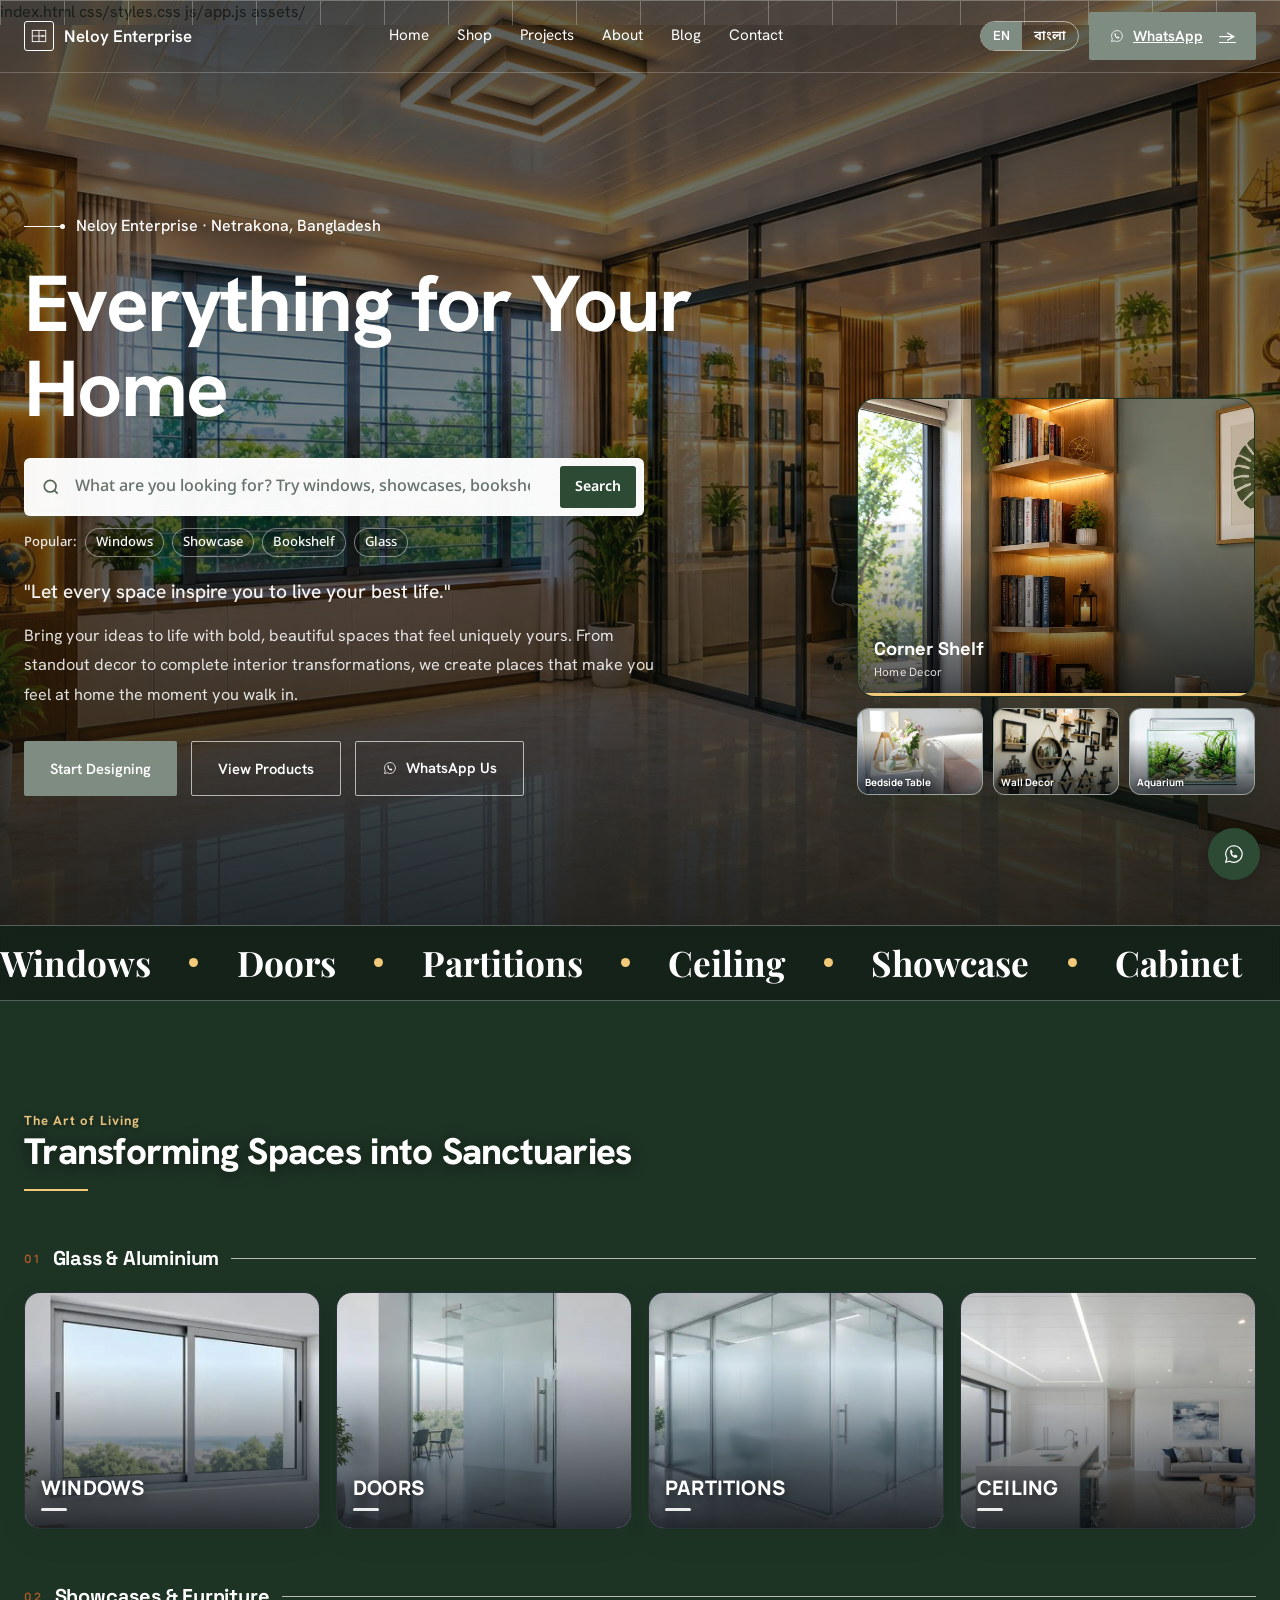
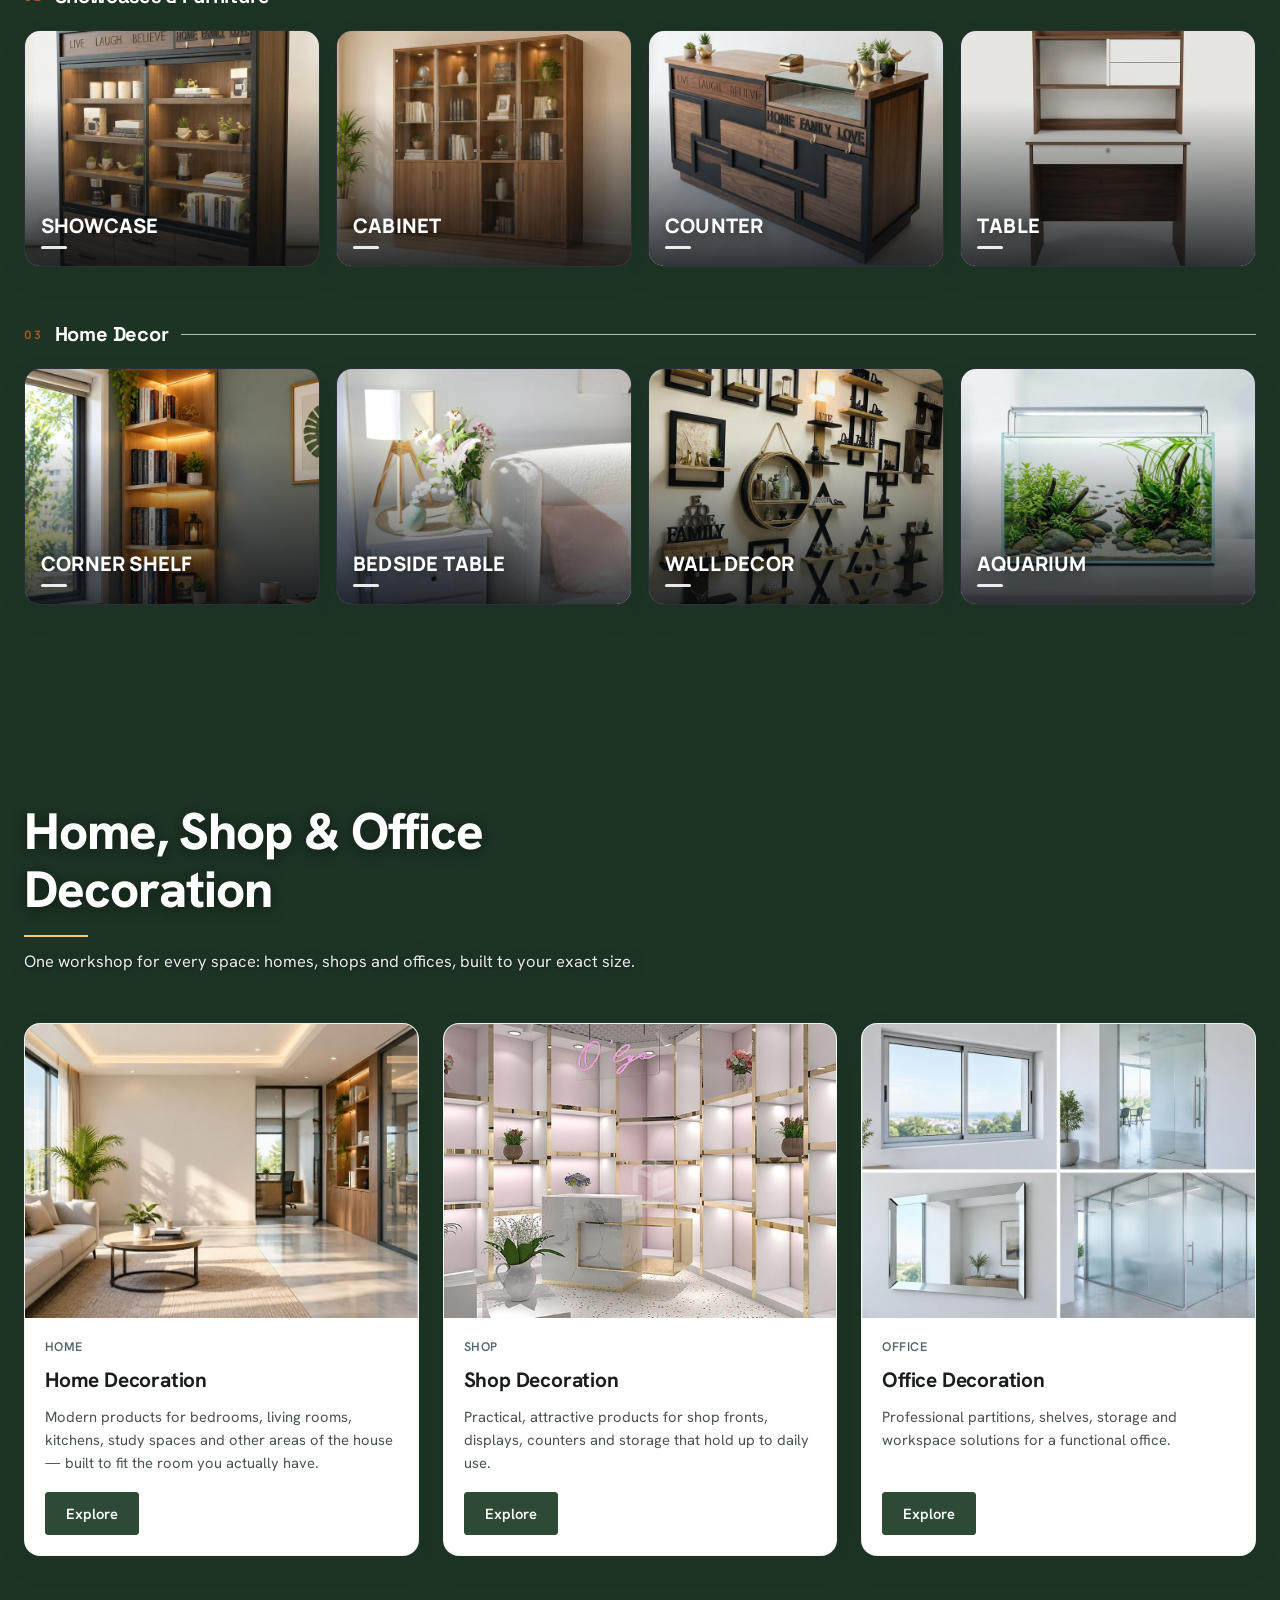
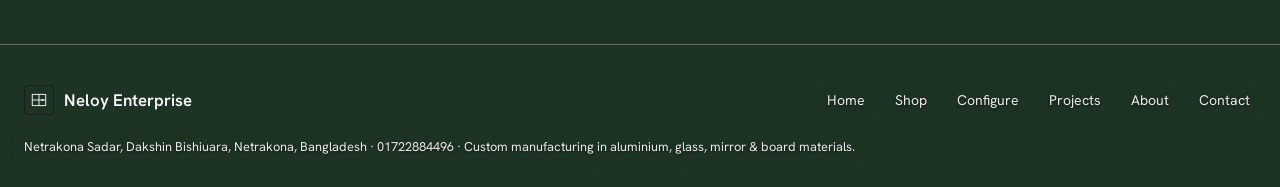
<file: index.html>
index.html
css/styles.css
js/app.js
assets/<!DOCTYPE html>
<html lang="en">
<head>
<script>document.documentElement.classList.add('js')</script>
<meta charset="UTF-8">
<meta name="viewport" content="width=device-width, initial-scale=1, viewport-fit=cover">
<title>Neloy Enterprise — Custom Manufacturing for Home, Shop & Office</title>
<meta name="description" content="Neloy Enterprise is a Bangladesh-based manufacturer of custom aluminium windows, doors, glass & mirror work, and board furniture — built to size in our Netrakona workshop for homes, shops and offices.">
<meta property="og:type" content="website">
<meta property="og:title" content="Neloy Enterprise — Custom Manufacturing for Home, Shop & Office">
<meta property="og:description" content="Custom aluminium windows & doors, glass & mirror work, and made-to-measure board furniture — manufactured in Netrakona, Bangladesh.">
<meta property="og:image" content="https://www.neloy.in/website%20pic/new%20background%20pic.jpg">
<meta property="og:url" content="https://www.neloy.in/">
<meta name="twitter:card" content="summary_large_image">
<meta name="twitter:title" content="Neloy Enterprise — Custom Manufacturing for Home, Shop & Office">
<meta name="twitter:description" content="Custom aluminium windows & doors, glass & mirror work, and made-to-measure board furniture — manufactured in Netrakona, Bangladesh.">
<meta name="twitter:image" content="https://www.neloy.in/website%20pic/new%20background%20pic.jpg">

<link rel="preconnect" href="https://fonts.googleapis.com">
<link rel="preconnect" href="https://fonts.gstatic.com" crossorigin>
<link href="https://fonts.googleapis.com/css2?family=Hanken+Grotesk:wght@400;500;600;700;800&family=Space+Grotesk:wght@400;500;600;700&family=IBM+Plex+Sans:wght@400;500;600&family=Noto+Sans+Bengali:wght@400;500;600;700&family=Playfair+Display:wght@600;700;800&family=Manrope:wght@400;500;600&display=swap" rel="stylesheet">

<link rel="stylesheet" href="css/styles.css">
</head>
<body>

<!-- Icon sprite -->
<svg width="0" height="0" style="position:absolute">
<defs>
<symbol id="i-window" viewBox="0 0 32 32"><rect x="4" y="6" width="24" height="20" fill="none" stroke="currentColor" stroke-width="1.6"/><line x1="16" y1="6" x2="16" y2="26" stroke="currentColor" stroke-width="1.6"/><line x1="4" y1="16" x2="28" y2="16" stroke="currentColor" stroke-width="1.6"/><path d="M20 16 L24 16 M22 14 L24 16 L22 18" fill="none" stroke="currentColor" stroke-width="1.4"/></symbol>
<symbol id="i-door" viewBox="0 0 32 32"><rect x="9" y="4" width="16" height="24" fill="none" stroke="currentColor" stroke-width="1.6"/><circle cx="21" cy="16" r="1.4" fill="currentColor"/><line x1="9" y1="4" x2="9" y2="28" stroke="currentColor" stroke-width="1.6"/></symbol>
<symbol id="i-glass" viewBox="0 0 32 32"><rect x="5" y="5" width="22" height="22" fill="none" stroke="currentColor" stroke-width="1.6"/><line x1="9" y1="24" x2="18" y2="8" stroke="currentColor" stroke-width="1.2" opacity=".55"/><line x1="14" y1="24" x2="23" y2="8" stroke="currentColor" stroke-width="1.2" opacity=".55"/></symbol>
<symbol id="i-partition" viewBox="0 0 32 32"><rect x="4" y="6" width="7" height="20" fill="none" stroke="currentColor" stroke-width="1.6"/><rect x="12.5" y="6" width="7" height="20" fill="none" stroke="currentColor" stroke-width="1.6"/><rect x="21" y="6" width="7" height="20" fill="none" stroke="currentColor" stroke-width="1.6"/></symbol>
<symbol id="i-shelf" viewBox="0 0 32 32"><rect x="5" y="4" width="22" height="24" fill="none" stroke="currentColor" stroke-width="1.6"/><line x1="5" y1="12" x2="27" y2="12" stroke="currentColor" stroke-width="1.6"/><line x1="5" y1="20" x2="27" y2="20" stroke="currentColor" stroke-width="1.6"/></symbol>
<symbol id="i-board" viewBox="0 0 32 32"><rect x="5" y="14" width="22" height="5" fill="none" stroke="currentColor" stroke-width="1.6"/><rect x="5" y="7" width="22" height="5" fill="none" stroke="currentColor" stroke-width="1.6"/><rect x="5" y="21" width="22" height="5" fill="none" stroke="currentColor" stroke-width="1.6"/></symbol>
<symbol id="i-shop" viewBox="0 0 32 32"><path d="M5 12 L7 5 H25 L27 12" fill="none" stroke="currentColor" stroke-width="1.6"/><rect x="6" y="12" width="20" height="15" fill="none" stroke="currentColor" stroke-width="1.6"/><rect x="14" y="18" width="4" height="9" fill="none" stroke="currentColor" stroke-width="1.4"/></symbol>
<symbol id="i-office" viewBox="0 0 32 32"><rect x="4" y="18" width="24" height="9" fill="none" stroke="currentColor" stroke-width="1.6"/><rect x="4" y="6" width="10" height="9" fill="none" stroke="currentColor" stroke-width="1.6"/><rect x="18" y="6" width="10" height="9" fill="none" stroke="currentColor" stroke-width="1.6"/></symbol>
<symbol id="i-ruler" viewBox="0 0 32 32"><path d="M5 22 L22 5 L27 10 L10 27 Z" fill="none" stroke="currentColor" stroke-width="1.6"/><line x1="12" y1="20" x2="15" y2="17" stroke="currentColor" stroke-width="1.4"/><line x1="16" y1="16" x2="18" y2="14" stroke="currentColor" stroke-width="1.4"/></symbol>
<symbol id="i-layers" viewBox="0 0 32 32"><path d="M16 5 L28 12 L16 19 L4 12 Z" fill="none" stroke="currentColor" stroke-width="1.6"/><path d="M4 18 L16 25 L28 18" fill="none" stroke="currentColor" stroke-width="1.6"/></symbol>
<symbol id="i-pin" viewBox="0 0 32 32"><path d="M16 28 C16 28 24 19 24 13 A8 8 0 1 0 8 13 C8 19 16 28 16 28 Z" fill="none" stroke="currentColor" stroke-width="1.6"/><circle cx="16" cy="13" r="2.6" fill="currentColor"/></symbol>
<symbol id="i-check" viewBox="0 0 32 32"><circle cx="16" cy="16" r="11" fill="none" stroke="currentColor" stroke-width="1.6"/><path d="M11 16 L14.5 19.5 L21.5 12.5" fill="none" stroke="currentColor" stroke-width="1.8"/></symbol>
<symbol id="i-hub" viewBox="0 0 32 32"><circle cx="16" cy="16" r="4" fill="none" stroke="currentColor" stroke-width="1.6"/><circle cx="16" cy="5" r="2.4" fill="none" stroke="currentColor" stroke-width="1.4"/><circle cx="27" cy="23" r="2.4" fill="none" stroke="currentColor" stroke-width="1.4"/><circle cx="5" cy="23" r="2.4" fill="none" stroke="currentColor" stroke-width="1.4"/><line x1="16" y1="12" x2="16" y2="7.2" stroke="currentColor" stroke-width="1.4"/><line x1="19" y1="18.5" x2="25" y2="21.7" stroke="currentColor" stroke-width="1.4"/><line x1="13" y1="18.5" x2="7" y2="21.7" stroke="currentColor" stroke-width="1.4"/></symbol>
<symbol id="i-menu" viewBox="0 0 24 24"><line x1="3" y1="6" x2="21" y2="6" stroke="currentColor" stroke-width="1.8"/><line x1="3" y1="12" x2="21" y2="12" stroke="currentColor" stroke-width="1.8"/><line x1="3" y1="18" x2="21" y2="18" stroke="currentColor" stroke-width="1.8"/></symbol>
<symbol id="i-close" viewBox="0 0 24 24"><line x1="5" y1="5" x2="19" y2="19" stroke="currentColor" stroke-width="1.8"/><line x1="19" y1="5" x2="5" y2="19" stroke="currentColor" stroke-width="1.8"/></symbol>
<symbol id="i-wa" viewBox="0 0 32 32"><path d="M16 5a11 11 0 0 0-9.4 16.7L5 27l5.5-1.4A11 11 0 1 0 16 5Z" fill="none" stroke="currentColor" stroke-width="1.6"/><path d="M11 12.5c0 5 3.5 8.5 8.5 8.5.9-1 1.2-1.9 1-2.8l-2.6-1.1c-.5-.2-.9-.1-1.2.3l-.6.8c-1.3-.6-2.4-1.7-3-3l.8-.7c.3-.3.4-.7.2-1.1l-1.1-2.5c-.3-.7-1.5-.6-2 .1Z" fill="currentColor"/></symbol>
<symbol id="i-phone" viewBox="0 0 32 32"><path d="M9 6h4l2 5-3 2c1 3 3 5 6 6l2-3 5 2v4c0 1-1 2-2 2C13 24 8 19 7 9c0-1 1-2 2-3Z" fill="none" stroke="currentColor" stroke-width="1.5"/></symbol>
<symbol id="i-arrow" viewBox="0 0 24 24"><line x1="4" y1="12" x2="18" y2="12" stroke="currentColor" stroke-width="1.8"/><path d="M13 6 L19 12 L13 18" fill="none" stroke="currentColor" stroke-width="1.8"/></symbol>
<symbol id="i-back" viewBox="0 0 24 24"><line x1="20" y1="12" x2="6" y2="12" stroke="currentColor" stroke-width="1.8"/><path d="M11 6 L5 12 L11 18" fill="none" stroke="currentColor" stroke-width="1.8"/></symbol>
</defs>
</svg>

<header class="site" id="siteHeader">
  <div class="wrap navbar">
    <div class="brand">
      <span class="mark"><svg viewBox="0 0 32 32"><use href="#i-window"/></svg></span>
      Neloy Enterprise
    </div>
    <nav class="links" id="navLinks">
      <button class="navlink" data-view="home">Home</button>
      <button class="navlink" data-view="shop">Shop</button>
      <button class="navlink" data-view="gallery">Projects</button>
      <button class="navlink" data-view="about">About</button>
      <button class="navlink" data-view="blog">Blog</button>
       <button class="navlink" data-view="contact">Contact</button>
    </nav>
    <div class="cta-group">
      <div class="lang-sw" role="group" aria-label="Language / ভাষা"><button type="button" data-lang="en" class="on" aria-pressed="true">EN</button><button type="button" data-lang="bn" aria-pressed="false">বাংলা</button></div>
      <a class="btn wa" href="#" id="navWaBtn" target="_blank" rel="noopener"><svg class="icn" style="width:16px;height:16px" viewBox="0 0 32 32"><use href="#i-wa"/></svg> WhatsApp</a>
      <button class="hamburger" id="hamburgerBtn" aria-label="Menu"><svg viewBox="0 0 24 24"><use href="#i-menu"/></svg></button>
    </div>
  </div>
  <div class="wrap mobile-panel" id="mobilePanel">
    <button class="navlink" data-view="home">Home</button>
    <button class="navlink" data-view="shop">Shop</button>
    <button class="navlink" data-view="gallery">Projects</button>
    <button class="navlink" data-view="about">About</button>
    <button class="navlink" data-view="blog">Blog</button>
       <button class="navlink" data-view="contact">Contact</button>
  </div>
</header>

<main>

<!-- ============ HOME ============ -->
<div class="view active" data-view="home" id="view-home">

  <section class="hero">
    <div class="wrap hero-grid">
      <div>
        <div class="ins-kicker"><i></i><span>Neloy Enterprise · Netrakona, Bangladesh</span></div>
          <h1 class="hero-title-single" style="text-align: left; justify-content: flex-start;">Everything for Your Home</h1>
          <div class="search-container" id="searchHeader">
            <div class="search-box">
              <svg class="search-icon" aria-hidden="true" viewBox="0 0 24 24" fill="none" stroke="currentColor" stroke-width="2"><circle cx="11" cy="11" r="7"></circle><path d="m16 16 4 4"></path></svg>
              <input type="search" id="siteSearch" autocomplete="off" aria-label="Search products" aria-controls="searchResults" aria-expanded="false" placeholder="What are you looking for? Try windows, showcases, bookshelves...">
              <button class="search-submit" type="button" id="searchSubmit">Search</button>
              <div class="search-results" id="searchResults" role="listbox" aria-label="Search suggestions"></div>
            </div>
            <div class="search-hints" aria-label="Popular searches">Popular:
              <button type="button" data-search-term="Windows">Windows</button>
              <button type="button" data-search-term="Showcase">Showcase</button>
              <button type="button" data-search-term="Bookshelf">Bookshelf</button>
              <button type="button" data-search-term="Glass">Glass</button>
            </div>
          </div>

        <p class="bn-line">"Let every space inspire you to live your best life."</p>
        <p class="desc">Bring your ideas to life with bold, beautiful spaces that feel uniquely yours. From standout decor to complete interior transformations, we create places that make you feel at home the moment you walk in.</p>
        <div class="actions">
          <button class="btn primary" data-view="shop">Start Designing</button>
          <button class="btn" data-view="shop">View Products</button>
          <a class="btn wa" href="#" id="heroWaBtn" target="_blank" rel="noopener"><svg class="icn" style="width:16px;height:16px" viewBox="0 0 32 32"><use href="#i-wa"/></svg> WhatsApp Us</a>
        </div>

      </div>
      <div class="hero-visual" id="heroVisual"></div>
    </div>
  </section>

  <div class="marquee" aria-hidden="true"><div class="mq-track"><div class="mq-group"><span>Windows</span><span>Doors</span><span>Partitions</span><span>Ceiling</span><span>Showcase</span><span>Cabinet</span><span>Counter</span><span>Table</span><span>Corner Shelf</span><span>Bedside Table</span><span>Wall Decor</span><span>Aquarium</span></div><div class="mq-group"><span>Windows</span><span>Doors</span><span>Partitions</span><span>Ceiling</span><span>Showcase</span><span>Cabinet</span><span>Counter</span><span>Table</span><span>Corner Shelf</span><span>Bedside Table</span><span>Wall Decor</span><span>Aquarium</span></div></div></div>

  <section class="tight">
    <div class="wrap">
      <div class="section-head">
        <div class="kicker">The Art of Living</div>
        <h2 style="white-space: nowrap; font-size: clamp(1.5rem, 3vw, 2.3rem);">Transforming Spaces into Sanctuaries</h2>
      </div>
      <div class="cp-wrap" id="categoryGrid"></div>
    </div>
  </section>

    <section>
    <div class="wrap">
      <div class="section-head">
        <h2>Home, Shop &amp; Office Decoration</h2>
        <p>One workshop for every space: homes, shops and offices, built to your exact size.</p>
      </div>
      <div id="marketsBlock"></div>
    </div>
  </section>

</div>

<!-- ============ SHOP ============ -->
<div class="view" data-view="shop" id="view-shop">
  <section class="shop-sec">
    <div class="wrap">
      <div class="shop-top">
        <div>
          <div class="shop-crumb">Home / Shop</div>
          <h2 class="shop-title">Shop</h2>
          <p>Ready-to-order products, made to your size in our Netrakona workshop.</p>
        </div>
        <div class="shop-tools">
          <input id="shopSearch" type="search" placeholder="Search products" aria-label="Search products">
          <select id="shopSort" aria-label="Sort products"><option value="featured">Sort: Featured</option><option value="low">Price: low to high</option><option value="high">Price: high to low</option><option value="az">Name: A to Z</option></select>
        </div>
      </div>
      <div class="shop-focus">
        <div class="shop-focus-title">Made to measure — configure these first</div>
        <div class="shop-focus-row" id="shopFocus"></div>
      </div>
      <div class="filter-row" id="shopFilters"></div>
      <div class="shop-count" id="shopCount"></div>
      <div class="product-grid" id="shopGrid"></div>
    </div>
  </section>
</div>

<!-- ============ PRODUCT DETAIL ============ -->
<div class="view" data-view="product" id="view-product">
  <section>
    <div class="wrap">
      <button class="pd-back" data-view="shop"><svg class="icn" style="width:16px;height:16px" viewBox="0 0 24 24"><use href="#i-back"/></svg> Back to Shop</button>
      <div class="pd-grid" id="productDetail"></div>
    </div>
  </section>
</div>

<!-- ============ CONFIGURE ============ -->
<div class="view" data-view="configure" id="view-configure">
  <section>
    <div class="wrap">
      <button class="pd-back" data-view="shop"><svg class="icn" style="width:16px;height:16px" viewBox="0 0 24 24"><use href="#i-back"/></svg> Back to Shop</button>
      <div class="section-head">
        <div class="kicker">Configure</div>
        <h2>Build your product</h2>
        <p>Set your dimensions and materials to see an estimated price, then send the design straight to us on WhatsApp.</p>
      </div>

      <div class="pw">
        <div class="pw-panel"><div class="pw-title"><h3>Your glass &amp; aluminium product</h3></div>
          <div class="pw-steps" id="cfgSteps">
            <div class="pw-step open" data-step="1"><button type="button" class="head"><span class="t">1. Product &amp; size</span><span class="sum" id="cfgs1"></span><span class="chev">▲</span></button><div class="body">
              <div class="cfg-row"><label for="cfgProduct">Product</label>
                <select id="cfgProduct"><option value="Sliding Window">Sliding Window</option><option value="Sliding Door">Sliding Door</option><option value="Fixed Glass">Fixed Glass</option><option value="Partition">Partition</option></select></div>
              <div class="cfg-row"><label>Dimensions (feet)</label><div class="dims"><input type="number" id="cfgWidth" min="1" step="0.5" value="4" placeholder="Width (ft)"><input type="number" id="cfgHeight" min="1" step="0.5" value="5" placeholder="Height (ft)"></div></div>
            </div></div>
            <div class="pw-step" data-step="2"><button type="button" class="head"><span class="t">2. Aluminium, glass &amp; colour</span><span class="sum" id="cfgs2"></span><span class="chev">▲</span></button><div class="body">
              <div class="cfg-row"><label for="cfgMaterial">Aluminium</label><select id="cfgMaterial"><option selected>Neo Aluminium (standard thickness)</option><option>Kai Aluminium (standard thickness 1.2)</option></select></div>
              <div class="cfg-row"><label for="cfgThickness">Glass</label><select id="cfgThickness"></select></div>
              <div class="cfg-row"><label for="cfgColor">Colour</label><select id="cfgColor"><option>Silver</option><option>Black</option><option>Golden</option></select></div>
            </div></div>
          </div>
          <div class="pw-price"><div class="pr"><b id="cfgPrice">৳0</b><small>Estimate only — final price confirmed on WhatsApp</small></div><div class="pw-ctas"><a class="pw-cta" href="#" id="cfgQuoteBtn" target="_blank" rel="noopener">Order now</a><a class="pw-cta pw-cta-wa" href="#" id="cfgAskBtn" target="_blank" rel="noopener">WhatsApp</a></div></div></div>
        <div class="pw-stage"><div class="pw-tools"><button type="button" id="cfgT3D" class="on">3D</button><button type="button" id="cfgTFront">Front</button><button type="button" id="cfgOpenBtn">Open</button><button type="button" id="cfgTSpec">Details</button><button type="button" id="cfgCutBtn">Cutting list</button></div>
          <div class="cfg-caption" id="cfgPrevLabel"></div>
          <div class="vc-canvas" id="cfgPreview"></div>
          <div class="pw-extra" id="cfgExtraCut"><div class="vc-break" id="cfgCut"></div></div>
          <div class="pw-extra" id="cfgExtra"><ul class="spec-list" id="cfgSpecList"></ul></div></div>
      </div>
    </div>
  </section>
</div>

<!-- ============ GALLERY ============ -->
<div class="view" data-view="gallery" id="view-gallery">
  <section>
    <div class="wrap">
      <div class="section-head">
        <div class="kicker">Projects</div>
        <h2>A look at our work</h2>
        <p>These tiles are placeholders standing in for real Neloy Enterprise project photography, organised the way the finished gallery will work.</p>
      </div>
      <div class="filter-row" id="galFilters"></div>
      <div class="gal-grid" id="galGrid"></div>
    </div>
  </section>
</div>

<!-- ============ ABOUT ============ -->
<div class="view" data-view="about" id="view-about">
  <section>
    <div class="wrap about-grid">
      <div>
        <div class="kicker">About</div>
        <h2 style="font-size:2rem;">Neloy Enterprise is a manufacturer, not a marketplace</h2>
        <p class="bn-line" style="color:var(--green); margin-top:14px; font-size:1.05rem;">Built for your space, to your needs.</p>
        <p style="color:var(--ink-soft); margin-top:18px;">Neloy Enterprise is a Bangladesh-based manufacturing and custom-design company focused on practical products for modern homes, shops and offices.</p>
        <p style="color:var(--ink-soft); margin-top:14px;">We combine aluminium, glass, mirror and board materials to create products that fit the customer's space, requirements and budget — built in our own workshop in Netrakona, for customers across Netrakona and nearby areas.</p>
        <div class="stat-row">
          <div class="stat"><div class="n">6</div><div class="l">Materials we work with</div></div>
          <div class="stat"><div class="n">8+</div><div class="l">Product categories</div></div>
          <div class="stat"><div class="n">3</div><div class="l">Spaces we build for</div></div>
        </div>
      </div>
      <div class="hero-visual" id="aboutVisual" style="aspect-ratio:1/1;"></div>
    </div>
  </section>
</div>

<!-- ============ CONTACT ============ -->
<div class="view" data-view="contact" id="view-contact">
  <section>
    <div class="wrap">
      <div class="section-head">
        <div class="kicker">Contact</div>
        <h2>Tell us what you need built</h2>
        <p>Reach out directly, or send your dimensions and requirements through the form.</p>
      </div>
      <div class="contact-grid">
        <div>
          <div class="info-block">
            <div class="info-row">
              <svg class="icn" viewBox="0 0 32 32"><use href="#i-pin"/></svg>
              <div><div class="t">Workshop &amp; Address</div><div class="v">Netrakona Sadar, Dakshin Bishiuara, Netrakona, Bangladesh</div></div>
            </div>
            <div class="info-row">
              <svg class="icn" viewBox="0 0 32 32"><use href="#i-phone"/></svg>
              <div><div class="t">Call / WhatsApp</div><div class="v">01722884496</div></div>
            </div>
          </div>
          <div class="actions" style="margin-top:22px; display:flex; gap:12px; flex-wrap:wrap;">
            <a class="btn primary" href="#" id="contactWaBtn" target="_blank" rel="noopener"><svg class="icn" style="width:16px;height:16px" viewBox="0 0 32 32"><use href="#i-wa"/></svg> WhatsApp</a>
            <a class="btn" href="tel:+8801722884496"><svg class="icn" style="width:16px;height:16px" viewBox="0 0 32 32"><use href="#i-phone"/></svg> Call Now</a>
          </div>
          <div class="map-box" id="mapBox"></div>
        </div>
        <form class="contact-form" id="contactForm">
          <label for="cName">Name</label>
          <input id="cName" type="text" placeholder="Your name" required>
          <label for="cPhone">Phone</label>
          <input id="cPhone" type="tel" placeholder="01XXXXXXXXX" required>
          <label for="cMsg">What do you need built?</label>
          <textarea id="cMsg" placeholder="e.g. 2 aluminium sliding windows, approx 4ft x 5ft, for a shop front"></textarea>
          <button class="btn primary" type="submit">Send to WhatsApp</button>
          <div class="form-msg" id="formMsg">Opening WhatsApp with your message…</div>
        </form>
      </div>
    </div>
  </section>
</div>

<!-- ============ VISUAL SHELF CONFIGURATOR ============ -->
<div class="view" data-view="shelfconfig" id="view-shelfconfig">
  <section>
    <div class="wrap">
      <button class="pd-back" data-view="shop"><svg class="icn" style="width:16px;height:16px" viewBox="0 0 24 24"><use href="#i-back"/></svg> Back to Shop</button>
      <div class="section-head">
        <div class="kicker">Visual configurator</div>
        <h2 id="vcH2">Design your shelf or cabinet</h2>
        <p>Set the size, material and compartments and watch it update live, then send the design straight to us.</p>
      </div>

      <div class="pw">
        <div class="pw-panel"><div class="pw-title"><h3 id="vcTitle">Your shelf</h3><p>Design your shelf yourself in simple steps.</p></div>
          <div class="pw-steps" id="vcSteps"><div class="pw-step open" data-step="1"><button type="button" class="head"><span class="t">1. Define exterior dimensions</span><span class="sum" id="sum1"></span><span class="chev">▲</span></button><div class="body"><div class="vc-field-row"><div class="vc-field"><label>Width</label><div style="display:flex;gap:4px"><input type="number" id="vcW" min="0" step="1" value="5" placeholder="ft"><input type="number" id="vcWi" min="0" max="11" step="1" value="0" placeholder="in"></div></div><div class="vc-field"><label>Height</label><div style="display:flex;gap:4px"><input type="number" id="vcH" min="0" step="1" value="6" placeholder="ft"><input type="number" id="vcHi" min="0" max="11" step="1" value="0" placeholder="in"></div></div><div class="vc-field"><label>Depth</label><div style="display:flex;gap:4px"><input type="number" id="vcD" min="0" step="1" value="1" placeholder="ft"><input type="number" id="vcDi" min="0" max="11" step="1" value="0" placeholder="in"></div></div></div><div class="pw-hint">Enter feet + inches.</div></div></div><div class="pw-step" data-step="2"><button type="button" class="head"><span class="t">2. Choose material</span><span class="sum" id="sum2"></span><span class="chev">▲</span></button><div class="body"><div class="vc-field"><label>Material</label><select id="vcMaterial"><option value="Melamine Board">Melamine Board 16mm</option><option value="Glass &amp; Aluminium">Glass &amp; Aluminium</option></select></div><div id="vcGlassWrap" style="margin-top:12px;display:none"><label style="font-size:.74rem">Glass type</label><select id="vcGlass"><option value="0">Clear Glass 3.5 mm</option><option value="1">Clear Glass 5 mm</option><option value="2">Colour Glass 5 mm</option><option value="3">Blue Mercury 5.5 mm</option></select><div class="pw-hint" style="margin-top:8px">Aluminium frame with glass panels.</div></div><div id="vcColorWrap" style="margin-top:10px"><label style="font-size:.74rem">Colour: <b id="vcColorName"></b></label><div class="vc-swatches" id="vcSwatches"></div></div></div></div><div class="pw-step" data-step="3"><button type="button" class="head"><span class="t">3. Columns &amp; compartments</span><span class="sum" id="sum3"></span><span class="chev">▲</span></button><div class="body"><div class="vc-field-row"><div class="vc-field"><label>Columns</label><div class="stepper"><button type="button" id="vcColMinus">−</button><span class="val" id="vcColVal">3</span><button type="button" id="vcColPlus">+</button></div></div><div class="vc-field"><label>Shelves in selected column (or all)</label><div class="stepper"><button type="button" id="vcRowMinus">−</button><span class="val" id="vcRowVal">3</span><button type="button" id="vcRowPlus">+</button></div></div></div><div class="pw-hint"><b>Drag &amp; drop:</b> drag any shelf up/down, or a vertical divider left/right, directly in the picture. Shelves snap to 1 inch.</div><div style="display:none"></div></div></div><div class="pw-step" data-step="4"><button type="button" class="head"><span class="t">4. Select doors &amp; drawers</span><span class="sum" id="sum4"></span><span class="chev">▲</span></button><div class="body"><div class="pw-hint">Click compartments in the picture (or use the buttons), then choose a type. Sliding applies to whole columns; neighbouring columns with the same sliding type join into one wide sliding door. Use <b>Open doors</b> above the picture to preview doors opening.</div><div class="pw-mini"><button type="button" id="vcAll">Select all</button><button type="button" id="vcNone">Clear selection</button></div><div class="pw-tiles"><button type="button" class="pw-tile" data-t="o"><svg id="ti_o" viewBox="0 0 34 34"></svg>Empty</button><button type="button" class="pw-tile" data-t="hbL"><svg id="ti_hbL" viewBox="0 0 34 34"></svg>Left door</button><button type="button" class="pw-tile" data-t="hbR"><svg id="ti_hbR" viewBox="0 0 34 34"></svg>Right door</button><button type="button" class="pw-tile" data-t="hbD"><svg id="ti_hbD" viewBox="0 0 34 34"></svg>Double door</button><button type="button" class="pw-tile" data-t="hgL"><svg id="ti_hgL" viewBox="0 0 34 34"></svg>Glass left</button><button type="button" class="pw-tile" data-t="hgR"><svg id="ti_hgR" viewBox="0 0 34 34"></svg>Glass right</button><button type="button" class="pw-tile" data-t="hgD"><svg id="ti_hgD" viewBox="0 0 34 34"></svg>Glass double</button><button type="button" class="pw-tile" data-t="dr"><svg id="ti_dr" viewBox="0 0 34 34"></svg>Drawer</button><button type="button" class="pw-tile" data-t="sg"><svg id="ti_sg" viewBox="0 0 34 34"></svg>Sliding glass</button><button type="button" class="pw-tile" data-t="sb"><svg id="ti_sb" viewBox="0 0 34 34"></svg>Sliding board</button></div><div class="vc-field" style="max-width:200px"><label>Sliding sections per column</label><input type="number" id="vcSlideN" min="1" max="4" value="3"></div></div></div><div class="pw-step" data-step="5"><button type="button" class="head"><span class="t">5. Extras</span><span class="sum" id="sum5"></span><span class="chev">▲</span></button><div class="body"><label style="display:flex;gap:8px;align-items:center;font-size:.85rem;margin-bottom:12px"><input type="checkbox" id="vcBack" checked> Back panel</label><div class="vc-field" hidden style="display:none"><label>Boards override (0 = automatic)</label><input type="number" id="vcBoards" min="0" value="0"></div></div></div><div class="pw-step" data-step="6"><button type="button" class="head"><span class="t">6. Your details</span><span class="sum" id="sum6"></span><span class="chev">▲</span></button><div class="body"><div class="vc-field" style="margin-bottom:8px"><label>Name</label><input type="text" id="vcName"></div><div class="vc-field" style="margin-bottom:8px"><label>Phone</label><input type="tel" id="vcPhone"></div><div class="vc-field" style="margin-bottom:8px"><label>WhatsApp</label><input type="tel" id="vcWa"></div><div class="vc-field"><label>Location</label><input type="text" id="vcLoc"></div></div></div></div>
          <div class="pw-price"><div class="pr"><b id="vcPrice">৳0</b><small>Estimate only — final price confirmed on WhatsApp</small></div><div class="pw-ctas"><a class="pw-cta" href="#" id="vcQuoteBtn" target="_blank" rel="noopener">Order now</a><a class="pw-cta pw-cta-wa" href="#" id="vcAskBtn" target="_blank" rel="noopener">WhatsApp</a></div></div></div>
        <div class="pw-stage"><div class="pw-tools"><button type="button" id="vcT3D" class="on">3D</button><button type="button" id="vcTFront">Front</button><button type="button" id="vcTSize">Sizing</button><button type="button" id="vcTOpen">Open doors</button><button type="button" id="vcTPrice">Price list</button><button type="button" id="vcTCut">Cutting list</button></div>
          <div class="vc-canvas" id="vcCanvas"></div><button type="button" class="pw-undo" id="vcUndo">↶ Undo</button>
          <div class="pw-extra" id="vcExtraCut"><div class="vc-break" id="vcCut"></div></div>
          <div class="pw-extra" id="vcExtra"><div class="vc-break" id="vcBreak"></div><details class="vc-set"><summary>Pricing settings (editable)</summary><div id="vcSettings"></div></details></div></div>
      </div>
    </div>
  </section>
</div>

<!-- ============ STUDY TABLE WITH HUTCH CONFIGURATOR ============ -->
<div class="view" data-view="tablecfg" id="view-tablecfg">
  <section>
    <div class="wrap">
      <button class="pd-back" data-view="shop"><svg class="icn" style="width:16px;height:16px" viewBox="0 0 24 24"><use href="#i-back"/></svg> Back to Shop</button>
      <div class="section-head">
        <div class="kicker">Visual configurator</div>
        <h2>Design your study table with hutch</h2>
        <p>Set the size, colours, hutch and drawers and watch it update live, then send the design straight to us.</p>
      </div>

      <div class="pw">
        <div class="pw-panel"><div class="pw-title"><h3>Your study table</h3><p>Design your table yourself in simple steps.</p></div>
          <div class="pw-steps" id="tcSteps">
            <div class="pw-step open" data-step="1"><button type="button" class="head"><span class="t">1. Define dimensions</span><span class="sum" id="tcs1"></span><span class="chev">▲</span></button><div class="body">
              <div class="vc-field" style="margin-bottom:10px;max-width:220px"><label>Unit</label><select id="tcUnit"><option value="in">Inch</option><option value="suta">Suta (1 inch = 8 suta)</option><option value="mm">Millimetre</option></select></div>
              <div class="vc-field-row"><div class="vc-field"><label>Length (front)</label><input type="number" id="tcL" min="0" step="any" value="36"></div><div class="vc-field"><label>Depth</label><input type="number" id="tcD" min="0" step="any" value="30"></div></div>
              <div class="vc-field-row"><div class="vc-field"><label>Table height</label><input type="number" id="tcHl" min="0" step="any" value="30"></div><div class="vc-field"><label>Hutch height</label><input type="number" id="tcHh" min="0" step="any" value="24"></div></div>
              <div class="pw-hint" id="tcTotal"></div>
              <div class="pw-hint">Allowed: length 18–120 in, depth 12–60 in, table height 20–40 in, hutch 8–60 in.</div>
            </div></div>
            <div class="pw-step" data-step="2"><button type="button" class="head"><span class="t">2. Material &amp; colours</span><span class="sum" id="tcs2"></span><span class="chev">▲</span></button><div class="body">
              <div class="vc-field"><label>Material</label><select id="tcMaterial"><option value="Melamine Board">Melamine Board 16mm</option></select></div>
              <div id="tcColorWrap" style="margin-top:10px">
                <label style="font-size:.74rem">Body colour: <b id="tcBodyName"></b></label><div class="vc-swatches" id="tcSwBody"></div>
                <label style="font-size:.74rem;display:block;margin-top:14px">Top &amp; drawer colour: <b id="tcTopName"></b></label><div class="vc-swatches" id="tcSwTop"></div>
              </div>
            </div></div>
            <div class="pw-step" data-step="3"><button type="button" class="head"><span class="t">3. Hutch</span><span class="sum" id="tcs3"></span><span class="chev">▲</span></button><div class="body">
              <label style="display:flex;gap:8px;align-items:center;font-size:.85rem;margin-bottom:12px"><input type="checkbox" id="tcHutch" checked> Include hutch on top</label>
              <div class="vc-field" style="margin-bottom:12px"><label>Upper-left compartment</label><select id="tcDoor"><option value="o">Open</option><option value="b">Board door</option><option value="g">Glass door</option></select></div>
              <div class="vc-field" style="margin-bottom:12px"><label>Small drawers (hutch, right side)</label><div class="stepper"><button type="button" id="tcHDrMinus">−</button><span class="val" id="tcHDr">2</span><button type="button" id="tcHDrPlus">+</button></div></div>
              <label style="display:flex;gap:8px;align-items:center;font-size:.85rem;margin-bottom:12px"><input type="checkbox" id="tcHBack" checked> Hutch back panel</label>
              <div class="pw-hint"><b>Drag &amp; drop:</b> drag the hutch shelf up/down, or the divider left/right, directly in the picture. They snap to 1 inch.</div>
            </div></div>
            <div class="pw-step" data-step="4"><button type="button" class="head"><span class="t">4. Table</span><span class="sum" id="tcs4"></span><span class="chev">▲</span></button><div class="body">
              <label style="display:flex;gap:8px;align-items:center;font-size:.85rem;margin-bottom:12px"><input type="checkbox" id="tcDrawer" checked> Drawer under the table top (with lock)</label>
              <label style="display:flex;gap:8px;align-items:center;font-size:.85rem;margin-bottom:12px"><input type="checkbox" id="tcModesty" checked> Front panel under the drawer</label>
              <div class="pw-hint">Use <b>Open drawers</b> above the picture to preview the drawers and the door opening.</div>
            </div></div>
            <div class="pw-step" data-step="5"><button type="button" class="head"><span class="t">5. Your details</span><span class="sum" id="tcs5"></span><span class="chev">▲</span></button><div class="body">
              <div class="vc-field" style="margin-bottom:8px"><label>Name</label><input type="text" id="tcName"></div>
              <div class="vc-field" style="margin-bottom:8px"><label>Phone</label><input type="tel" id="tcPhone"></div>
              <div class="vc-field" style="margin-bottom:8px"><label>WhatsApp</label><input type="tel" id="tcWa"></div>
              <div class="vc-field"><label>Location</label><input type="text" id="tcLoc"></div>
            </div></div>
          </div>
          <div class="pw-price"><div class="pr"><b id="tcPrice">৳0</b><small>Estimate only — final price confirmed on WhatsApp</small></div><div class="pw-ctas"><a class="pw-cta" href="#" id="tcQuoteBtn" target="_blank" rel="noopener">Order now</a><a class="pw-cta pw-cta-wa" href="#" id="tcAskBtn" target="_blank" rel="noopener">WhatsApp</a></div></div></div>
        <div class="pw-stage"><div class="pw-tools"><button type="button" id="tcT3D" class="on">3D</button><button type="button" id="tcTFront">Front</button><button type="button" id="tcTSize">Sizing</button><button type="button" id="tcTOpen">Open drawers</button><button type="button" id="tcTPrice">Price list</button><button type="button" id="tcTCut">Cutting list</button></div>
          <div class="vc-canvas" id="tcCanvas"></div><button type="button" class="pw-undo" id="tcUndo">↶ Undo</button>
          <div class="pw-extra" id="tcExtraCut"><div class="vc-break" id="tcCut"></div></div>
          <div class="pw-extra" id="tcExtra"><div class="vc-break" id="tcBreak"></div><details class="vc-set"><summary>Pricing settings (editable)</summary><div id="tcSettings"></div></details></div></div>
      </div>
    </div>
  </section>
</div>

<!-- ============ BLOG ============ -->
<div class="view" data-view="blog" id="view-blog">
  <section>
    <div class="wrap">
      <div class="section-head">
        <div class="kicker">Blog</div>
        <h2>Notes on home, order and everyday living</h2>
        <p>Simple ideas for a calmer, tidier home.</p>
      </div>
      <div class="blog-grid">
        <button type="button" class="blog-card" data-post="1">
          <img class="blog-card-img" src="[data-uri]" alt="White bedside table with a lamp and flowers in calm morning light">
          <span class="blog-tag">Home decor · Interior</span>
          <strong class="blog-card-title">সুন্দর হোম ডেকোর ও মার্জিত ইন্টেরিয়র: কেন এটি আপনার জীবন এবং মানসিক শান্তিতে বড় ভূমিকা রাখে</strong>
          <span class="blog-card-excerpt">আমাদের দৈনন্দিন জীবনের ব্যস্ততা এবং কাজের চাপ অনেক সময় আমাদের মানসিক শান্তি কেড়ে নেয়। কিন্তু কখনো কি ভেবে দেখেছেন, এই ক্লান্তির একটি বড় কারণ লুকিয়ে আছে আমাদের চারপাশের পরিবেশে?</span>
          <span class="blog-read">Read article →</span>
        </button>
        <button type="button" class="blog-card" data-post="2" data-target="blogpost2">
          <img class="blog-card-img" src="[data-uri]" alt="Lit corner shelf that saves wall space">
          <span class="blog-tag">Space-saving · Storage</span>
          <strong class="blog-card-title">স্পেস-সেভিং ডিজাইন ও স্মার্ট হোম ডেকোর: কেন এটি আপনার জীবনকে আরও সহজ ও সুন্দর করে তোলে</strong>
          <span class="blog-card-excerpt">শহরের আধুনিক অ্যাপার্টমেন্ট বা ছোট পরিসরের বাড়িতে জায়গা বাঁচানো এবং ঘরকে পরিপাটি রাখা একটি বড় চ্যালেঞ্জ। চারপাশে জিনিসপত্র ছড়িয়ে-ছিটিয়ে থাকলে শুধু ঘর অগোছালোই লাগে না, বরং মনও অস্বস্তিতে ভরে যায়।</span>
          <span class="blog-read">Read article →</span>
        </button>
      </div>
    </div>
  </section>
</div>

<!-- ============ BLOG POST ============ -->
<div class="view" data-view="blogpost" id="view-blogpost">
  <section>
    <div class="wrap">
      <button class="pd-back" data-view="blog"><svg class="icn" style="width:16px;height:16px" viewBox="0 0 24 24"><use href="#i-back"/></svg> Back to Blog</button>
      <article class="blog-article" lang="bn">
        <div class="kicker">Blog · Home decor</div>
        <h1>সুন্দর হোম ডেকোর ও মার্জিত ইন্টেরিয়র: কেন এটি আপনার জীবন এবং মানসিক শান্তিতে বড় ভূমিকা রাখে</h1>
        <img class="blog-hero-img" src="[data-uri]" alt="White bedside table with a lamp and flowers in calm morning light">
        <div class="blog-body"><p>আমাদের দৈনন্দিন জীবনের ব্যস্ততা এবং কাজের চাপ অনেক সময় আমাদের মানসিক শান্তি কেড়ে নেয়। কিন্তু কখনো কি ভেবে দেখেছেন, এই ক্লান্তির একটি বড় কারণ লুকিয়ে আছে আমাদের চারপাশের পরিবেশে? ঘর বা রুমটি অগোছালো থাকলে শুধু যে কাজের ফোকাস নষ্ট হয় তা নয়, বরং ছোট ছোট জিনিসে বিরক্তি এবং অতিরিক্ত ক্লান্তি চলে আসে। আর এখানেই আসে চমৎকার হোম ডেকোর এবং একটি সুন্দর ইন্টেরিয়রের আসল গুরুত্ব। ঘরের সঠিক সাজসজ্জা শুধু বাহ্যিক সৌন্দর্য বাড়ায় না, বরং আপনার ভেতরের প্রশান্তি ও ইতিবাচক মনোভাব তৈরিতে অত্যন্ত কার্যকরী ভূমিকা পালন করে।</p><p>আপনার পুরো ঘরকে মনের মতো এবং আকর্ষণীয় করে তুলতে নির্ভরযোগ্য সহযোগী হিসেবে পাশে রয়েছে নিলয় এন্টারপ্রাইজ (Neloy Enterprise)—যারা আপনার ঘরের চমৎকার ইন্টেরিয়র নিখুঁতভাবে নিশ্চিত করে। নিচে সুন্দর হোম ডেকোরের কিছু অনন্য গুরুত্ব আলোচনা করা হলো:</p><h3>১. বাহ্যিক পরিচ্ছন্নতা এবং মানসিক স্বচ্ছতা</h3><p>আমরা প্রায়ই বুঝতে পারি না যে ঘরের অপ্রয়োজনীয় জিনিসপত্র, পুরনো বস্তু বা অকেজো কাগজপত্র আমাদের অবচেতন মনে একটা অদৃশ্য বোঝা তৈরি করে।</p><p>যখন আপনি আপনার ঘর বা রুম প্রফেশনাল ইন্টেরিয়র ও ডেকোরেশনের মাধ্যমে সুন্দর করে সাজান, তখন তা আপনার মনে এক ধরনের ক্লারিটি বা স্বচ্ছতা তৈরি করে।</p><p>একটি পরিপাটি ও গোছালো ঘর আপনার মস্তিষ্ককে সিগন্যাল দেয় যে সবকিছু নিয়ন্ত্রণে আছে, যা ধীরে ধীরে আপনার পুরো জীবনে ইতিবাচক প্রভাব ফেলে।</p><h3>২. নিলয় এন্টারপ্রাইজ-এর সাথে মনের মতো ইন্টেরিয়র ডিজাইন</h3><p>সঠিক হোম ডেকোর আমাদের শেখায় কিভাবে ঘরের জায়গাকে সঠিকভাবে মূল্যায়ন করতে হয়।</p><p>ঘরের চারপাশের পরিবেশ সুন্দর, আধুনিক ও গোছালো রাখতে মানসম্মত ইন্টেরিয়র ডিজাইনের জুড়ি নেই।</p><p>নিলয় এন্টারপ্রাইজ (Neloy Enterprise) আপনার পছন্দ, বাজেট ও প্রয়োজনের কথা মাথায় রেখে চমৎকার ইন্টেরিয়র ডিজাইন তৈরি করে দেয়, যা ঘরে অতিরিক্ত ক্লাটার বা জঞ্জাল জমতে না দিয়ে একটি খোলামেলা ভাব বজায় রাখে।</p><p>একটি সুবিন্যস্ত এবং মিনিমালিস্ট হোম ডেকোর আপনার চিন্তাকে স্বচ্ছ করে এবং ঘরের মধ্যে একটি প্রাণবন্ত ও শান্ত পরিবেশ তৈরি করে।</p><h3>৩. অতীতে আটকে না থেকে ভবিষ্যতের জন্য নতুন জায়গা তৈরি করা</h3><p>অনেকেই পুরনো জিনিস বা স্মৃতির টানে অপ্রয়োজনীয় বস্তু ঘরের কোণায় জমিয়ে রাখেন। কিন্তু ঘর সাজানোর মূল দর্শন হলো—অপ্রয়োজনীয় জিনিস ছেড়ে দিয়ে নিজেকে সামনের দিকে এগিয়ে যাওয়ার সুযোগ করে দেওয়া।</p><p>আপনার ঘর যদি অপ্রয়োজনীয় জিনিসে ভরা থাকে, তবে নতুন সুযোগ বা সুন্দর মুহূর্তগুলোর জন্য জায়গা কোথায় পাবেন?</p><p>প্রফেশনাল ডেকোরেশন ও গোছানোর মাধ্যমে আপনি আসলে আপনার ভবিষ্যতের জন্য একটি পরিচ্ছন্ন ও সুন্দর ক্যানভাস তৈরি করেন।</p><h3>আজই শুরু করুন আপনার ঘরের রূপান্তর</h3><p>ঘর পরিষ্কার-পরিচ্ছন্ন রাখা বা সুন্দর হোম ডেকোর কোনো একদিনের কাজ নয়, এটি একটি সুন্দর জীবনযাপনের ধরন। তাই আপনার বাসস্থানকে আধুনিক ও বসবাসোপযোগী করে তুলতে আজই যোগাযোগ করতে পারেন নিলয় এন্টারপ্রাইজ (Neloy Enterprise)-এর সাথে, যারা আপনার পুরো ঘরের ইন্টেরিয়র নিখুঁতভাবে নিশ্চিত করতে প্রতিজ্ঞাবদ্ধ।</p><p>মনে রাখবেন, প্রকৃত বিলাসিতা দামি জিনিসপত্র জমানোর মধ্যে নেই; বরং সুবিন্যস্ত ও পরিপাটি পরিবেশের মাঝে শান্তি খুঁজে পাওয়ার মাঝেই আসল সুখ নিহিত। আপনার ঘরের ইন্টেরিয়র বা ডেকোরেশন নিয়ে আপনার পরিকল্পনা কেমন? কমেন্টে আমাদের জানান!</p></div>
        <div class="blog-cta">
          <p>Planning a tidier room with custom shelves or a study table?</p>
          <a class="btn primary" id="blogCta" href="#" target="_blank" rel="noopener">Ask us on WhatsApp</a>
        </div>
      </article>
    </div>
  </section>
</div>

<!-- ============ BLOG POST 2 ============ -->
<div class="view" data-view="blogpost2" id="view-blogpost2">
  <section>
    <div class="wrap">
      <button class="pd-back" data-view="blog"><svg class="icn" style="width:16px;height:16px" viewBox="0 0 24 24"><use href="#i-back"/></svg> Back to Blog</button>
      <article class="blog-article" lang="bn">
        <div class="kicker">Blog · Space-saving</div>
        <h1>স্পেস-সেভিং ডিজাইন ও স্মার্ট হোম ডেকোর: কেন এটি আপনার জীবনকে আরও সহজ ও সুন্দর করে তোলে</h1>
        <img class="blog-hero-img" src="[data-uri]" alt="Lit corner shelf that saves wall space">
        <div class="blog-body"><p>শহরের আধুনিক অ্যাপার্টমেন্ট বা ছোট পরিসরের বাড়িতে জায়গা বাঁচানো এবং ঘরকে পরিপাটি রাখা একটি বড় চ্যালেঞ্জ। চারপাশে জিনিসপত্র ছড়িয়ে-ছিটিয়ে থাকলে শুধু ঘর অগোছালোই লাগে না, বরং মনও অস্বস্তিতে ভরে যায়। আধুনিক ইন্টেরিয়র ডিজাইনে তাই স্পেস-সেভিং ডিজাইন (Space-Saving Design) বা জায়গা সাশ্রয়ী ঘরের সাজসজ্জার গুরুত্ব দিন দিন বেড়েই চলেছে। মাল্টিফাংশনাল ফার্নিচার, সুপরিকল্পিত স্টোরেজ এবং সঠিক হোম ডেকোরের মাধ্যমে কীভাবে একটি ছোট ঘরকেও বড়, স্মার্ট এবং জঞ্জালমুক্ত রাখা সম্ভব, তা নিয়ে আজকের এই ব্লগ পোস্ট।</p><p>আপনার পুরো ঘরকে আধুনিক ও আকর্ষণীয় করে তুলতে নির্ভরযোগ্য সহযোগী হিসেবে পাশে রয়েছে নিলয় এন্টারপ্রাইজ (Neloy Enterprise)—যারা আপনার ঘরের চমৎকার ইন্টেরিয়র ও স্পেস-সেভিং সলিউশন নিখুঁতভাবে নিশ্চিত করে। নিচে স্পেস-সেভিং হোম ডেকোরের কিছু অনন্য গুরুত্ব আলোচনা করা হলো:</p><h3>১. কম জায়গায় বেশি স্বাচ্ছন্দ্য এবং চোখের আরাম</h3><p>শহরের কম জায়গার ঘরে বড় আসবাবপত্র রাখলে ঘর আরও ছোট ও গুমোট লাগে।</p><p>স্পেস-সেভিং ডিজাইন যেমন—ওয়াল-মাউন্টেনড ফোল্ডেবল ডাইনিং টেবিল, মারফি বেড (Murphy bed) কিংবা স্লাইডিং ডোর ওয়ার্ডরোব ঘরের ফ্লোর স্পেস ফাঁকা রাখতে সাহায্য করে।</p><p>একটি সুবিন্যস্ত ও খোলামেলা পরিবেশ আপনার চোখ ও মনকে শান্ত রাখে, যা দীর্ঘদিনের ক্লান্তি দূর করতে দারুণ কার্যকর।</p><h3>২. নিলয় এন্টারপ্রাইজ-এর সাথে স্মার্ট ও মাল্টিপারপাস ইন্টেরিয়র</h3><p>সঠিক হোম ডেকোর ও ইন্টেরিয়র ডিজাইন আমাদের শেখায় কীভাবে ঘরের প্রতিটি কোণকে সঠিকভাবে কাজে লাগাতে হয়।</p><p>ঘরের চারপাশের পরিবেশ আধুনিক, স্টাইলিশ ও গোছালো রাখতে প্রফেশনাল স্পেস-সেভিং ডিজাইনের জুড়ি নেই।</p><p>নিলয় এন্টারপ্রাইজ (Neloy Enterprise) আপনার পছন্দ, বাজেট ও ঘরের মাপ অনুযায়ী চমৎকার ও কার্যকরী ইন্টেরিয়র ডিজাইন তৈরি করে দেয়, যা ঘরে অতিরিক্ত ক্লাটার বা জঞ্জাল জমতে দেয় না।</p><p>স্টাডি ইউনিট কাম টিভি ইউনিট বা হিডেন স্টোরেজসহ বহুমুখী ফার্নিচার আপনার দৈনন্দিন জীবনকে করে তোলে আরও সহজ।</p><h3>৩. অগোছালো ভাব দূর করে মানসিক স্বচ্ছতা তৈরি করা</h3><p>গবেষণায় দেখা গেছে, পরিপাটি ও গোছালো পরিবেশ সরাসরি আমাদের মানসিক ফোকাস ও productivity বাড়িয়ে দেয়।</p><p>যখন আপনার ঘরে প্রতিটি জিনিসের জন্য নির্দিষ্ট ও স্মার্ট জায়গা থাকে (যেমন ক্যাবিনেট বা স্কির্টিং ড্রয়ার), তখন জিনিসপত্র হারানোর দুশ্চিন্তা বা বিশৃঙ্খলা থাকে না।</p><p>এই পরিচ্ছন্ন পরিবেশ আপনার চিন্তাকে স্বচ্ছ করে এবং ঘরের মধ্যে একটি প্রাণবন্ত, আধুনিক ও পজিটিভ ভাইব তৈরি করে।</p><h3>আজই শুরু করুন আপনার ঘরের স্মার্ট রূপান্তর</h3><p>ঘর সাজানো বা স্পেস-সেভিং ডিজাইন করা মানে কেবল জায়গা বাঁচানো নয়, এটি সুন্দরভাবে বেঁচে থাকার একটি আধুনিক মাধ্যম। তাই আপনার বাসস্থানকে আরও প্রশস্ত, সুন্দর ও বসবাসোপযোগী করে তুলতে আজই যোগাযোগ করতে পারেন নিলয় এন্টারপ্রাইজ (Neloy Enterprise)-এর সাথে, যারা আপনার পুরো ঘরের ইন্টেরিয়র ও স্পেস-সেভিং সলিউশন নিখুঁতভাবে নিশ্চিত করতে প্রতিজ্ঞাবদ্ধ।</p><p>মনে রাখবেন, আধুনিক জীবনযাপনের আসল বিলাসিতা অতিরিক্ত জিনিস জমানোর মধ্যে নেই; বরং স্মার্ট ডেকোর ও গোছালো পরিবেশের মাঝে শান্তি খুঁজে পাওয়ার মাঝেই আসল সুখ নিহিত। আপনার ঘরের স্পেস বা ইন্টেরিয়র নিয়ে আপনার পরিকল্পনা কেমন? কমেন্টে আমাদের জানান!</p></div>
        <div class="blog-cta">
          <p>Want a space-saving shelf or storage unit made for your room?</p>
          <a class="btn primary" id="blogCta2" href="#" target="_blank" rel="noopener">Ask us on WhatsApp</a>
        </div>
      </article>
    </div>
  </section>
</div>

<!-- ============ WALL SHELF UNIT CONFIGURATOR ============ -->
<div class="view" data-view="wscfg" id="view-wscfg">
  <section>
    <div class="wrap">
      <button class="pd-back" data-view="shop"><svg class="icn" style="width:16px;height:16px" viewBox="0 0 24 24"><use href="#i-back"/></svg> Back to Shop</button>
      <div class="section-head">
        <div class="kicker">Visual configurator</div>
        <h2>Design your wall shelf unit</h2>
        <p>Two cube units with floating shelves between them. Set the sizes, colours and shelves and watch it update live.</p>
      </div>
      <div class="pw">
        <div class="pw-panel"><div class="pw-title"><h3>Your wall shelf unit</h3><p>Design it yourself in simple steps.</p></div>
          <div class="pw-steps" id="wsSteps">
            <div class="pw-step open" data-step="1"><button type="button" class="head"><span class="t">1. Define dimensions</span><span class="sum" id="wss1"></span><span class="chev">▲</span></button><div class="body">
              <div class="vc-field" style="margin-bottom:10px;max-width:220px"><label>Unit</label><select id="wsUnit"><option value="in">Inch</option><option value="suta">Suta (1 inch = 8 suta)</option><option value="mm">Millimetre</option></select></div>
              <div class="vc-field-row"><div class="vc-field"><label>Left unit width</label><input type="number" id="wsWL" min="0" step="any" value="12"></div><div class="vc-field"><label>Left unit height</label><input type="number" id="wsHL" min="0" step="any" value="21"></div></div>
              <div class="vc-field-row"><div class="vc-field"><label>Right unit width</label><input type="number" id="wsWR" min="0" step="any" value="14"></div><div class="vc-field"><label>Right unit height</label><input type="number" id="wsHR" min="0" step="any" value="25"></div></div>
              <div class="vc-field-row"><div class="vc-field"><label>Depth (both units)</label><input type="number" id="wsD" min="0" step="any" value="10"></div><div class="vc-field"><label>Gap between units</label><input type="number" id="wsG" min="0" step="any" value="12"></div></div>
              <div class="pw-hint" id="wsTotal"></div>
              <div class="pw-hint">Allowed: width 6–36 in, height 8–60 in, depth 4–20 in, gap 4–48 in. The gap is the length of the floating shelves.</div>
            </div></div>
            <div class="pw-step" data-step="2"><button type="button" class="head"><span class="t">2. Material &amp; colours</span><span class="sum" id="wss2"></span><span class="chev">▲</span></button><div class="body">
              <div class="vc-field"><label>Material</label><select id="wsMaterial"><option value="Melamine Board">Melamine Board 16mm</option></select></div>
              <div id="wsColorWrap" style="margin-top:10px">
                <label style="font-size:.74rem">Unit colour: <b id="wsBodyName"></b></label><div class="vc-swatches" id="wsSwBody"></div>
                <label style="font-size:.74rem;display:block;margin-top:14px">Floating shelf colour: <b id="wsShelfName"></b></label><div class="vc-swatches" id="wsSwShelf"></div>
              </div>
            </div></div>
            <div class="pw-step" data-step="3"><button type="button" class="head"><span class="t">3. Cubes &amp; shelves</span><span class="sum" id="wss3"></span><span class="chev">▲</span></button><div class="body">
              <div class="vc-field" style="margin-bottom:12px"><label>Cubes in left unit</label><div class="stepper"><button type="button" id="wsNLMinus">−</button><span class="val" id="wsNL">2</span><button type="button" id="wsNLPlus">+</button></div></div>
              <div class="vc-field" style="margin-bottom:12px"><label>Cubes in right unit</label><div class="stepper"><button type="button" id="wsNRMinus">−</button><span class="val" id="wsNR">2</span><button type="button" id="wsNRPlus">+</button></div></div>
              <div class="vc-field" style="margin-bottom:12px"><label>Floating shelves between</label><div class="stepper"><button type="button" id="wsNFMinus">−</button><span class="val" id="wsNF">2</span><button type="button" id="wsNFPlus">+</button></div></div>
              <div class="pw-hint"><b>Drag &amp; drop:</b> drag any shelf or divider up or down in the picture. They snap to 1 inch.</div>
            </div></div>
            <div class="pw-step" data-step="4"><button type="button" class="head"><span class="t">4. Your details</span><span class="sum" id="wss4"></span><span class="chev">▲</span></button><div class="body">
              <div class="vc-field" style="margin-bottom:8px"><label>Name</label><input type="text" id="wsName"></div>
              <div class="vc-field" style="margin-bottom:8px"><label>Phone</label><input type="tel" id="wsPhone"></div>
              <div class="vc-field" style="margin-bottom:8px"><label>WhatsApp</label><input type="tel" id="wsWa"></div>
              <div class="vc-field"><label>Location</label><input type="text" id="wsLoc"></div>
            </div></div>
          </div>
          <div class="pw-price"><div class="pr"><b id="wsPrice">৳0</b><small>Estimate only — final price confirmed on WhatsApp</small></div><div class="pw-ctas"><a class="pw-cta" href="#" id="wsQuoteBtn" target="_blank" rel="noopener">Order now</a><a class="pw-cta pw-cta-wa" href="#" id="wsAskBtn" target="_blank" rel="noopener">WhatsApp</a></div></div></div>
        <div class="pw-stage"><div class="pw-tools"><button type="button" id="wsT3D" class="on">3D</button><button type="button" id="wsTFront">Front</button><button type="button" id="wsTSize">Sizing</button><button type="button" id="wsTPrice">Price list</button><button type="button" id="wsTCut">Cutting list</button></div>
          <div class="vc-canvas" id="wsCanvas"></div><button type="button" class="pw-undo" id="wsUndo">↶ Undo</button>
          <div class="pw-extra" id="wsExtraCut"><div class="vc-break" id="wsCut"></div></div>
          <div class="pw-extra" id="wsExtra"><div class="vc-break" id="wsBreak"></div><details class="vc-set"><summary>Pricing settings (editable)</summary><div id="wsSettings"></div></details></div></div>
      </div>
    </div>
  </section>
</div>

<!-- ============ PVC CEILING ESTIMATOR ============ -->
<div class="view" data-view="ceiling" id="view-ceiling">
  <section><div class="wrap">
    <button class="pd-back" data-view="shop"><svg class="icn" style="width:16px;height:16px" viewBox="0 0 24 24"><use href="#i-back"/></svg> Back to Shop</button>
    <div class="section-head"><div class="kicker">PVC Ceiling</div><h2>PVC Ceiling Estimator</h2><p>Enter your room size to see the materials you need, then check the price.</p></div>
    <div class="pw">
      <div class="pw-panel"><div class="pw-title"><h3>Your PVC ceiling</h3></div>
        <div class="pw-steps" id="ceilSteps">
          <div class="pw-step open" data-step="1"><button type="button" class="head"><span class="t">1. Room size</span><span class="sum" id="ceils1"></span><span class="chev">▲</span></button><div class="body">
            <div class="cfg-row"><label>Room dimensions (feet)</label><div class="dims"><input type="number" id="ceilWidth" min="1" step="0.5" value="10" placeholder="Room width (ft)"><input type="number" id="ceilLength" min="1" step="0.5" value="12" placeholder="Room length (ft)"></div></div>
            <div class="cfg-row"><label for="ceilWaste">Extra material / wastage</label><select id="ceilWaste"><option value="0">0%</option><option value="5" selected>5%</option><option value="10">10%</option></select></div>
          </div></div>
          <div class="pw-step" data-step="2"><button type="button" class="head"><span class="t">2. Materials needed</span><span class="sum" id="ceils2"></span><span class="chev">▲</span></button><div class="body">
            <p class="note" style="font-size:.8rem;color:#5b6b60;margin:0 0 8px">Quantities are planning estimates. Actual layout and pack sizes are confirmed before work starts.</p>
            <div class="table-wrap"><table class="ceiling-material-table"><thead><tr><th>Material</th><th>Size / unit</th><th>Qty</th></tr></thead><tbody>
              <tr><td>PVC Ceiling Board</td><td>2 × 2 ft</td><td id="ceilBoardQty">30 pcs</td></tr>
              <tr><td>Main Tee</td><td>12 ft</td><td id="ceilMainQty">5 pcs</td></tr>
              <tr><td>Cross Tee</td><td>2 ft</td><td id="ceilCrossQty">25 pcs</td></tr>
              <tr><td>Wall Angle</td><td>10 ft</td><td id="ceilAngleQty">5 pcs</td></tr>
            </tbody></table></div>
          </div></div>
          <div class="pw-step" data-step="3"><button type="button" class="head"><span class="t">3. Prices (৳)</span><span class="sum" id="ceils3"></span><span class="chev">▲</span></button><div class="body">
            <div class="cfg-row"><label for="ceilBoardPrice">PVC ceiling board, per piece</label><input type="number" id="ceilBoardPrice" min="0" value="120" placeholder="৳ / piece"></div>
            <div class="cfg-row"><label for="ceilMainPrice">Main Tee, per piece</label><input type="number" id="ceilMainPrice" min="0" value="25" placeholder="৳ / piece"></div>
            <div class="cfg-row"><label for="ceilCrossPrice">Cross Tee, per piece</label><input type="number" id="ceilCrossPrice" min="0" value="90" placeholder="৳ / piece"></div>
            <div class="cfg-row"><label for="ceilAnglePrice">Wall Angle, per piece</label><input type="number" id="ceilAnglePrice" min="0" value="55" placeholder="৳ / piece"></div>
            <div class="cfg-row"><label for="ceilLabourPrice">Installation labour per sq ft (optional)</label><input type="number" id="ceilLabourPrice" min="0" value="" placeholder="৳ / sq ft"></div>
          </div></div>
        </div>
        <div class="pw-price"><div class="pr"><b id="ceilTotal">৳0</b><small id="ceilPriceNote">Estimate only — final price confirmed on WhatsApp</small></div><div class="pw-ctas"><a class="pw-cta" href="#" id="ceilQuote" target="_blank" rel="noopener">Order now</a><a class="pw-cta pw-cta-wa" href="#" id="ceilAsk" target="_blank" rel="noopener">WhatsApp</a></div></div></div>
      <div class="pw-stage"><div class="pw-tools"><button type="button" id="ceilT3D" class="on">3D</button><button type="button" id="ceilTPlan">Plan</button><button type="button" id="ceilTPrice">Price list</button></div>
        <div class="vc-canvas" id="ceilCanvas"></div>
        <div class="pw-extra" id="ceilExtra"><ul class="spec-list" id="ceilResults"></ul></div>
        <img id="ceilPhoto" class="ceil-photo" alt="" style="display:none"></div>
    </div>
  </div></section>
</div>

<!-- ============ SHOP COUNTER CONFIGURATOR ============ -->
<div class="view" data-view="sccfg" id="view-sccfg">
  <section>
    <div class="wrap">
      <button class="pd-back" data-view="shop"><svg class="icn" style="width:16px;height:16px" viewBox="0 0 24 24"><use href="#i-back"/></svg> Back to Shop</button>
      <div class="section-head"><div class="kicker">Visual configurator</div><h2>Design your shop counter</h2><p>Build the counter base and the display case section by section.</p></div>
      <div class="pw">
        <div class="pw-panel"><div class="pw-title"><h3>Your shop counter</h3></div>
          <div class="pw-steps" id="scSteps">
            <div class="pw-step open" data-step="1"><button type="button" class="head"><span class="t">1. Define dimensions</span><span class="sum" id="scs1"></span><span class="chev">▲</span></button><div class="body">
              <div class="vc-field" style="margin-bottom:10px;max-width:220px"><label>Unit</label><select id="scUnit"><option value="in">Inch</option><option value="suta">Suta (1 inch = 8 suta)</option><option value="mm">Millimetre</option></select></div>
              <div class="vc-field-row"><div class="vc-field"><label>Length (front)</label><input type="number" id="scL" min="0" step="any" value="60"></div><div class="vc-field"><label>Depth</label><input type="number" id="scD" min="0" step="any" value="26"></div></div>
              <div class="vc-field-row"><div class="vc-field"><label>Counter height</label><input type="number" id="scHb" min="0" step="any" value="42"></div><div class="vc-field"><label>Display case height</label><input type="number" id="scHd" min="0" step="any" value="30"></div></div>
              <div class="pw-hint" id="scTotal"></div>
              <div class="pw-hint">Allowed: length 24–144 in, depth 14–48 in, counter 24–48 in, display case 12–48 in.</div>
            </div></div>
            <div class="pw-step" data-step="2"><button type="button" class="head"><span class="t">2. Colours &amp; glass</span><span class="sum" id="scs2"></span><span class="chev">▲</span></button><div class="body">
              <label style="font-size:.74rem">Counter colour (melamine board 16mm): <b id="scBodyName"></b></label><div class="vc-swatches" id="scSwBody"></div>
              <div class="vc-field" style="margin-top:14px"><label>Aluminium frame colour</label><select id="scFrame"><option>Silver</option><option>Black</option><option>Golden</option></select></div>
              <div class="vc-field" style="margin-top:12px"><label>Glass type</label><select id="scGlass"><option value="0">Clear Glass 3.5 mm</option><option value="1" selected>Clear Glass 5 mm</option><option value="2">Colour Glass 5 mm</option><option value="3">Blue Mercury 5.5 mm</option></select></div>
            </div></div>
            <div class="pw-step" data-step="3"><button type="button" class="head"><span class="t">3. Counter base (board)</span><span class="sum" id="scs3"></span><span class="chev">▲</span></button><div class="body"><div class="sc-sec" id="scSec0"></div></div></div>
            <div class="pw-step" data-step="4"><button type="button" class="head"><span class="t">4. Display case (glass &amp; aluminium)</span><span class="sum" id="scs4"></span><span class="chev">▲</span></button><div class="body"><div class="sc-sec" id="scSec1"></div></div></div>
            <div class="pw-step" data-step="5"><button type="button" class="head"><span class="t">5. Your details</span><span class="sum" id="scs5"></span><span class="chev">▲</span></button><div class="body">
              <div class="vc-field" style="margin-bottom:8px"><label>Name</label><input type="text" id="scName"></div>
              <div class="vc-field" style="margin-bottom:8px"><label>Phone</label><input type="tel" id="scPhone"></div>
              <div class="vc-field" style="margin-bottom:8px"><label>WhatsApp</label><input type="tel" id="scWa"></div>
              <div class="vc-field"><label>Location</label><input type="text" id="scLoc"></div>
            </div></div>
          </div>
          <div class="pw-price"><div class="pr"><b id="scPrice">৳0</b><small>Estimate only — final price confirmed on WhatsApp</small></div><div class="pw-ctas"><a class="pw-cta" href="#" id="scQuoteBtn" target="_blank" rel="noopener">Order now</a><a class="pw-cta pw-cta-wa" href="#" id="scAskBtn" target="_blank" rel="noopener">WhatsApp</a></div></div></div>
        <div class="pw-stage"><div class="pw-tools"><button type="button" id="scT3D" class="on">3D</button><button type="button" id="scTFront">Front</button><button type="button" id="scTOpen">Open doors</button><button type="button" id="scTSize">Sizing</button><button type="button" id="scTPrice">Price list</button><button type="button" id="scTCut">Cutting list</button></div>
          <div class="vc-canvas" id="scCanvas"></div>
          <div class="pw-extra" id="scExtraCut"><div class="vc-break" id="scCut"></div></div>
          <div class="pw-extra" id="scExtra"><div class="vc-break" id="scBreak"></div><details class="vc-set"><summary>Pricing settings (editable)</summary><div id="scSettings"></div></details></div></div>
      </div>
    </div>
  </section>
</div>

</main>

<footer>
  <div class="wrap">
    <div class="foot-row">
      <div class="brand"><span class="mark"><svg viewBox="0 0 32 32"><use href="#i-window"/></svg></span>Neloy Enterprise</div>
      <nav class="foot-nav">
        <button data-view="home">Home</button>
        <button data-view="shop">Shop</button>
        <button data-view="shop">Configure</button>
        <button data-view="gallery">Projects</button>
        <button data-view="about">About</button>
        <button data-view="contact">Contact</button>
      </nav>
    </div>
    <div class="fine">Netrakona Sadar, Dakshin Bishiuara, Netrakona, Bangladesh · 01722884496 · Custom manufacturing in aluminium, glass, mirror &amp; board materials.</div>
  </div>
</footer>

<a class="wa-float" href="#" id="floatWaBtn" target="_blank" rel="noopener" aria-label="WhatsApp"><svg viewBox="0 0 32 32"><use href="#i-wa"/></svg></a>




<script src="js/app.js"></script>
</body>
</html>
</file>
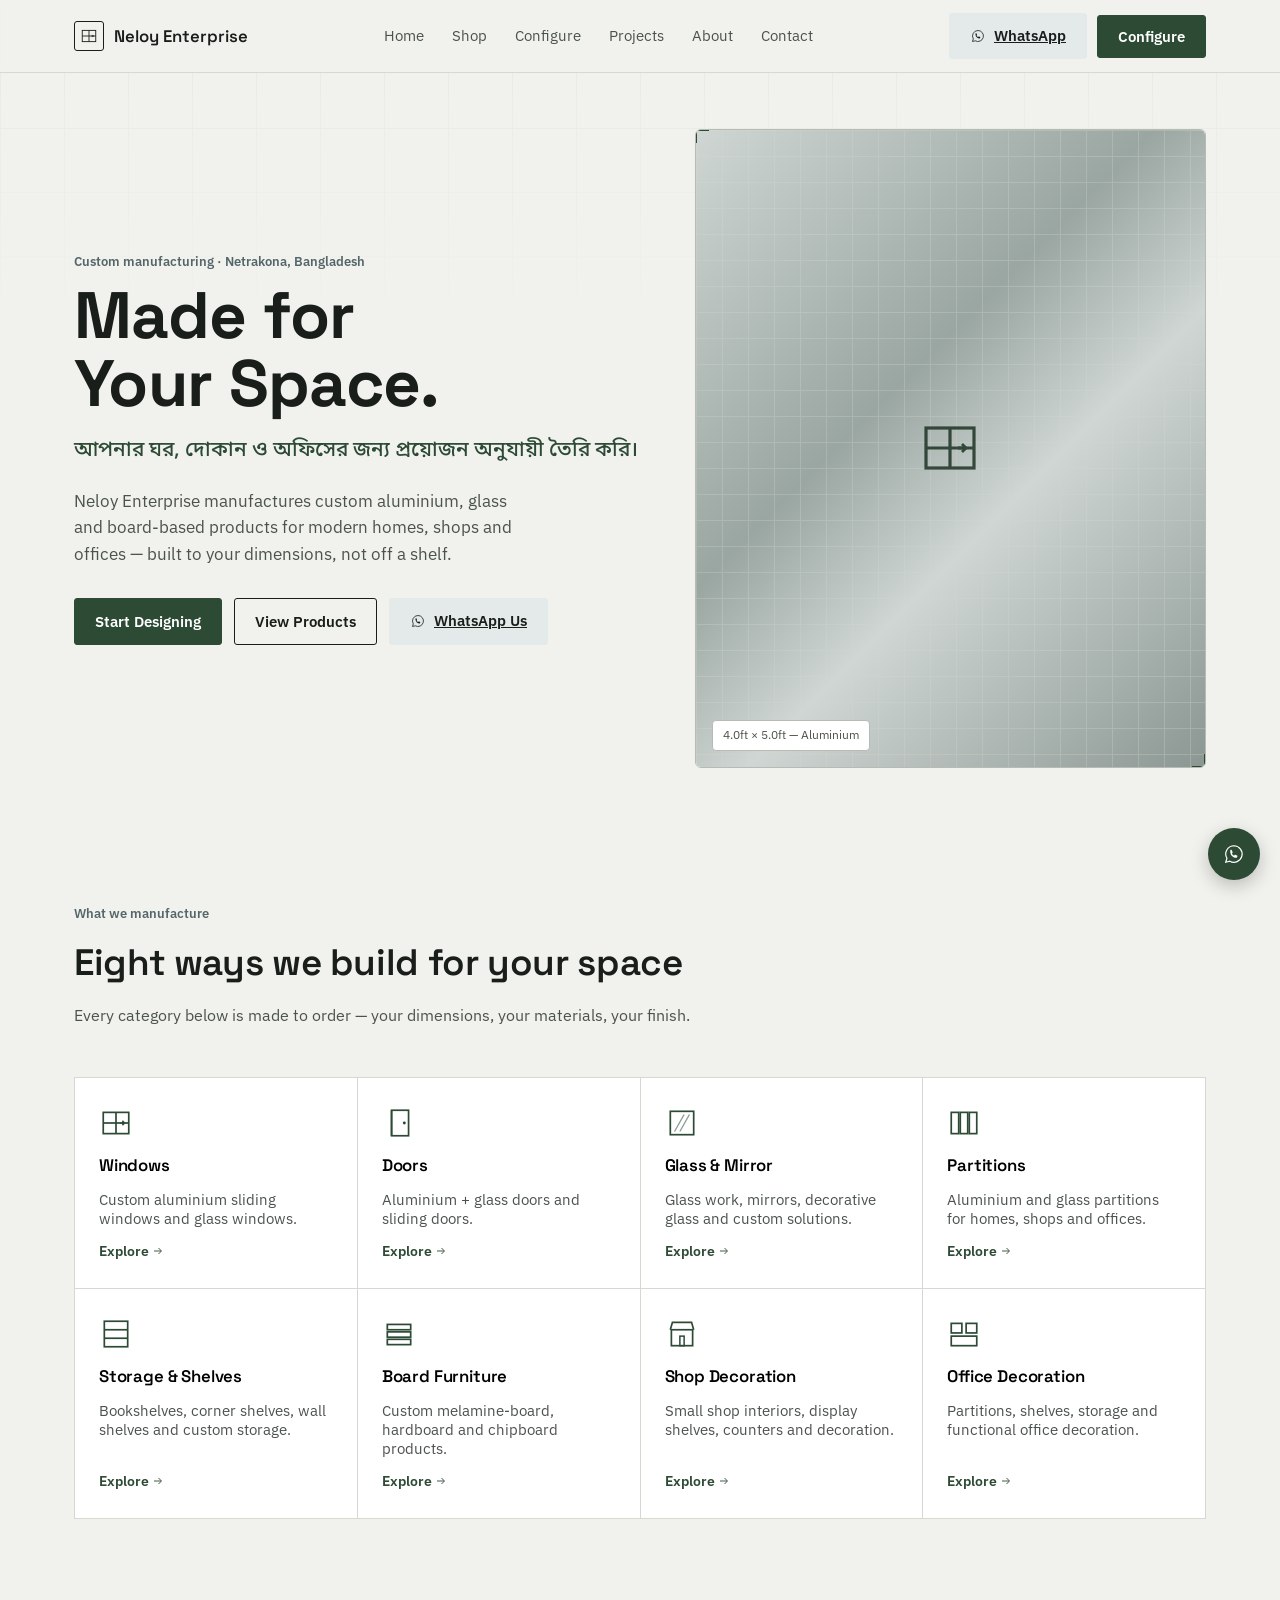
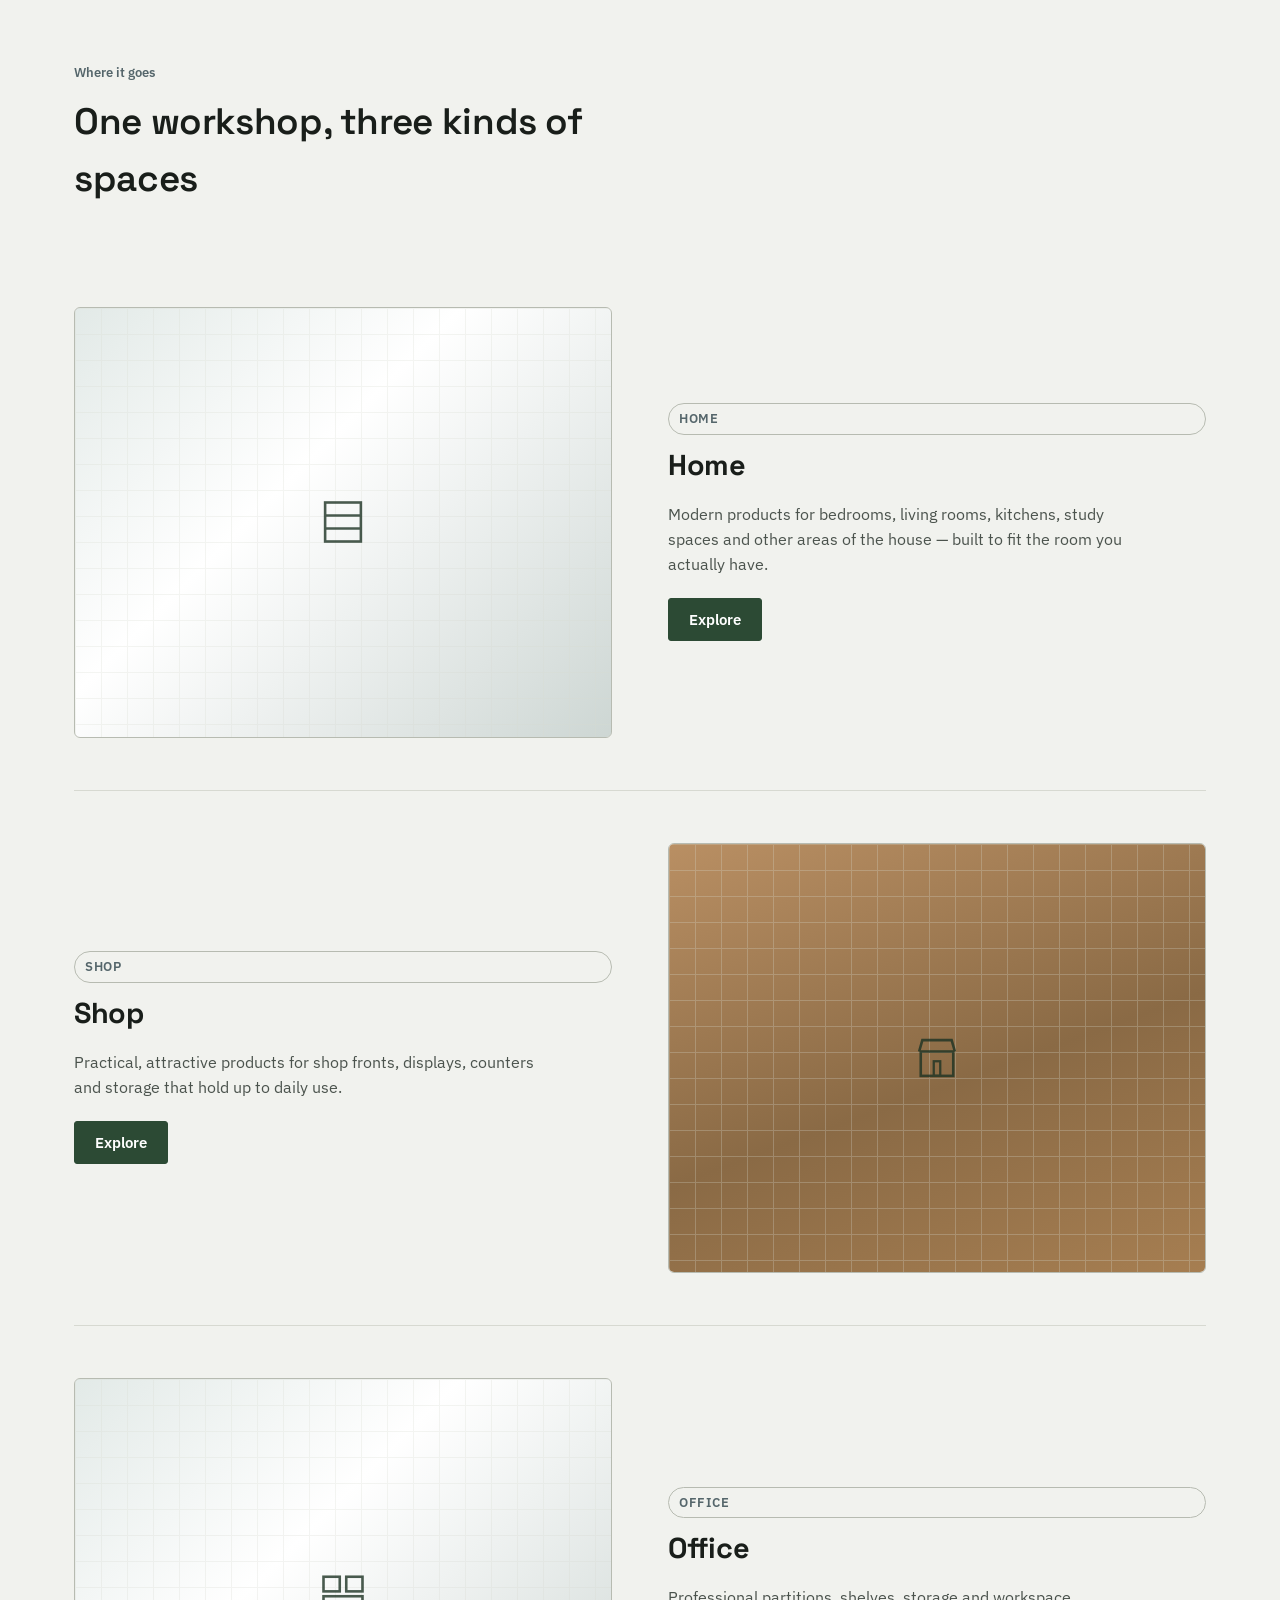
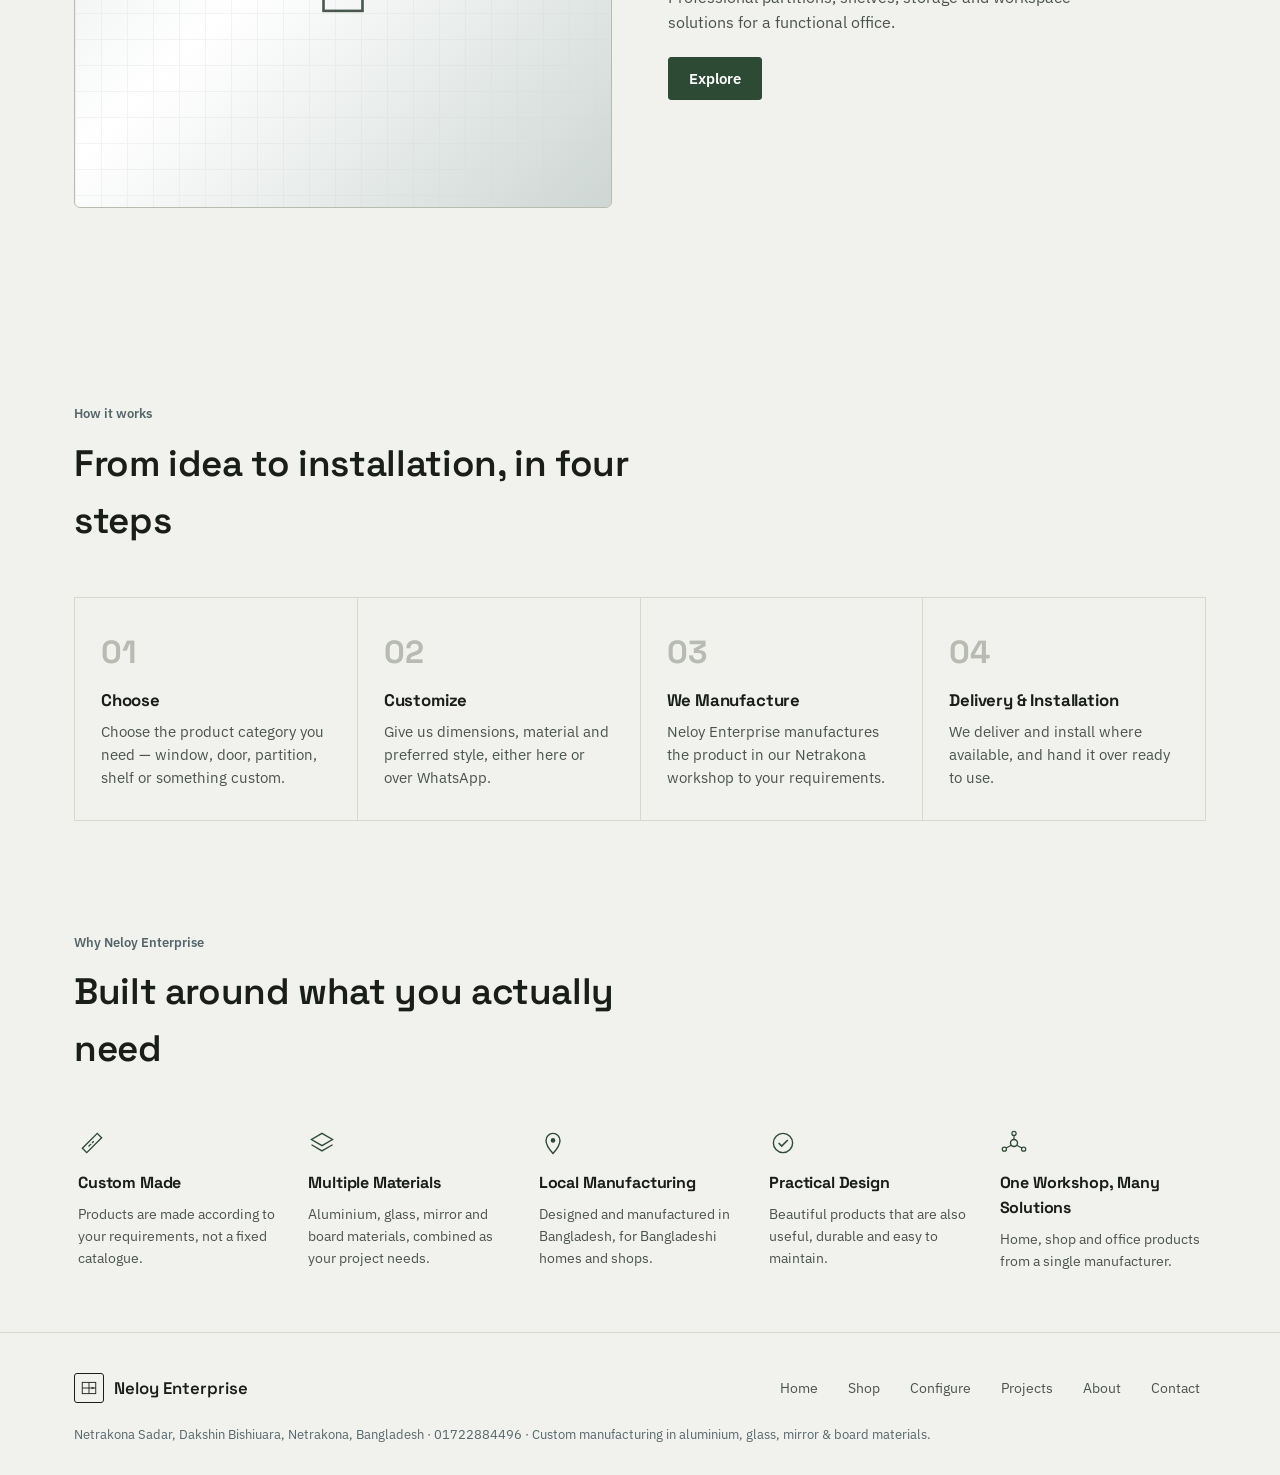
<file: index (5).html>
<!DOCTYPE html>
<html lang="en">
<head>
<meta charset="UTF-8">
<meta name="viewport" content="width=device-width, initial-scale=1, viewport-fit=cover">
<title>Neloy Enterprise — Custom Manufacturing for Home, Shop & Office</title>

<link rel="preconnect" href="https://fonts.googleapis.com">
<link rel="preconnect" href="https://fonts.gstatic.com" crossorigin>
<link href="https://fonts.googleapis.com/css2?family=Space+Grotesk:wght@400;500;600;700&family=IBM+Plex+Sans:wght@400;500;600&family=Noto+Sans+Bengali:wght@400;500;600;700&display=swap" rel="stylesheet">

<style>
  :root{
    box-sizing: border-box;
    padding-top: env(safe-area-inset-top, 0px);
    padding-bottom: env(safe-area-inset-bottom, 0px);

    --bg: #F1F2EE;
    --bg-raised: #FFFFFF;
    --ink: #191E1A;
    --ink-soft: #4B534D;
    --line: #D7D9D1;
    --line-strong: #B7BBB1;
    --green: #2C4A34;
    --green-deep: #1D3324;
    --green-tint: #E4EAE1;
    --steel: #55666B;
    --steel-tint: #E4E9EA;
    --amber: #A85A2A;
    --card: #FFFFFF;
    --focus: #2C4A34;
    --font-display: 'Space Grotesk', 'IBM Plex Sans', sans-serif;
    --font-body: 'IBM Plex Sans', sans-serif;
    --font-bn: 'Noto Sans Bengali', 'IBM Plex Sans', sans-serif;
  }
  :root:not([data-theme="light"]){
    @media (prefers-color-scheme: dark){
      --bg: #14171A;
      --bg-raised: #1B1F1E;
      --ink: #EDEFEA;
      --ink-soft: #A9B0A9;
      --line: #2C312D;
      --line-strong: #3B423C;
      --green: #6FA684;
      --green-deep: #8FC29F;
      --green-tint: #1E2A22;
      --steel: #93A5A9;
      --steel-tint: #202829;
      --amber: #D68A56;
      --card: #1B1F1E;
    }
  }
  :root[data-theme="dark"]{
    --bg: #14171A;
    --bg-raised: #1B1F1E;
    --ink: #EDEFEA;
    --ink-soft: #A9B0A9;
    --line: #2C312D;
    --line-strong: #3B423C;
    --green: #6FA684;
    --green-deep: #8FC29F;
    --green-tint: #1E2A22;
    --steel: #93A5A9;
    --steel-tint: #202829;
    --amber: #D68A56;
    --card: #1B1F1E;
  }

  *{ box-sizing: border-box; }
  html{ scroll-padding-top: calc(84px + env(safe-area-inset-top, 0px)); }
  html,body{ height: 100%; }
  body{
    margin:0; background: var(--bg); color: var(--ink);
    font-family: var(--font-body);
    font-size: 16px; line-height: 1.55;
    -webkit-font-smoothing: antialiased;
    overflow-x: hidden;
  }
  body::before{
    content:""; position: fixed; inset:0; pointer-events:none; z-index: 0;
    background-image:
      linear-gradient(var(--line) 1px, transparent 1px),
      linear-gradient(90deg, var(--line) 1px, transparent 1px);
    background-size: 64px 64px;
    opacity: .35;
    mask-image: linear-gradient(to bottom, black, transparent 320px);
  }
  img, svg{ max-width: 100%; display:block; }
  a{ color: inherit; }
  .bn{ font-family: var(--font-bn); }
  h1,h2,h3,h4{ font-family: var(--font-display); margin:0; letter-spacing: -0.01em; }
  p{ margin:0; }
  button{ font-family: inherit; cursor:pointer; }
  :focus-visible{ outline: 2px solid var(--focus); outline-offset: 2px; }
  .wrap{ max-width: 1180px; margin: 0 auto; padding: 0 24px; position: relative; z-index:1; }
  @media (max-width: 640px){ .wrap{ padding: 0 18px; } }

  /* ---------- Nav ---------- */
  header.site{
    position: sticky; top:0; z-index: 50;
    padding-top: env(safe-area-inset-top, 0px);
    background: color-mix(in srgb, var(--bg) 88%, transparent);
    backdrop-filter: blur(10px);
    border-bottom: 1px solid var(--line);
  }
  .navbar{ display:flex; align-items:center; justify-content:space-between; height:72px; }
  .brand{ display:flex; align-items:center; gap:10px; font-family: var(--font-display); font-weight:600; font-size:1.05rem; }
  .brand .mark{ width:30px; height:30px; border:1.5px solid var(--ink); border-radius:3px; display:grid; place-items:center; flex-shrink:0; }
  .brand .mark svg{ width:18px; height:18px; }
  nav.links{ display:flex; align-items:center; gap: 28px; }
  nav.links button.navlink{
    background:none; border:none; color: var(--ink-soft); font-size:.95rem; padding:6px 0;
    border-bottom: 2px solid transparent; transition: color .15s, border-color .15s;
  }
  nav.links button.navlink:hover, nav.links button.navlink.active{ color: var(--ink); border-color: var(--green); }
  .btn{
    display:inline-flex; align-items:center; justify-content:center; gap:8px;
    padding: 11px 20px; border-radius: 3px; font-size:.92rem; font-weight:600;
    border: 1.5px solid var(--ink); background: transparent; color: var(--ink);
    transition: transform .12s ease, background .15s, color .15s, border-color .15s;
    white-space: nowrap;
  }
  .btn:hover{ transform: translateY(-1px); }
  .btn.primary{ background: var(--green); border-color: var(--green); color: #fff; }
  .btn.primary:hover{ background: var(--green-deep); border-color: var(--green-deep); }
  .btn.wa{ background: var(--steel-tint); border-color: transparent; color: var(--ink); }
  .btn.small{ padding: 8px 14px; font-size: .85rem; }
  .navbar .cta-group{ display:flex; align-items:center; gap:10px; }
  .hamburger{ display:none; background:none; border:1.5px solid var(--line-strong); border-radius:3px; padding:8px; }
  .hamburger svg{ width:20px; height:20px; }
  .mobile-panel{ display:none; flex-direction:column; gap:4px; padding: 8px 0 20px; border-top: 1px solid var(--line); }
  .mobile-panel button.navlink{ text-align:left; padding:12px 4px; border-bottom: 1px solid var(--line); }
  @media (max-width: 880px){
    nav.links{ display:none; }
    .navbar .cta-group .btn:not(.primary){ display:none; }
    .hamburger{ display:inline-grid; place-items:center; }
    header.site.open .mobile-panel{ display:flex; }
  }

  /* ---------- Sections generic ---------- */
  section{ padding: 88px 0; position: relative; z-index:1; }
  section.tight{ padding: 56px 0; }
  .view{ display:none; }
  .view.active{ display:block; animation: fadein .35s ease; }
  @keyframes fadein{ from{ opacity:0; transform: translateY(6px);} to{opacity:1; transform:none;} }
  .kicker{ font-size:.82rem; color: var(--steel); font-weight:600; margin-bottom:10px; }
  .section-head{ max-width: 620px; margin-bottom: 48px; }
  .section-head h2{ font-size: clamp(1.7rem, 3vw, 2.3rem); font-weight:600; }
  .section-head p{ color: var(--ink-soft); margin-top:12px; font-size:1.03rem; }
  hr.rule{ border:none; border-top:1px solid var(--line); margin: 0; }

  /* ---------- Hero ---------- */
  .hero{ padding: 56px 0 80px; }
  .hero-grid{ display:grid; grid-template-columns: 1.05fr 0.95fr; gap: 56px; align-items:center; }
  @media (max-width: 940px){ .hero-grid{ grid-template-columns: 1fr; gap:40px; } }
  .hero h1{ font-size: clamp(2.4rem, 5.2vw, 4.1rem); font-weight:700; line-height:1.03; }
  .hero .bn-line{ font-size: clamp(1.05rem, 1.9vw, 1.3rem); color: var(--green); margin-top:18px; font-weight:500; }
  .hero .desc{ margin-top:20px; color: var(--ink-soft); font-size: 1.08rem; max-width: 46ch; }
  .hero .actions{ display:flex; flex-wrap:wrap; gap:12px; margin-top:30px; }
  .hero-visual{ position:relative; aspect-ratio: 4/5; border:1px solid var(--line-strong); border-radius:6px; background: var(--bg-raised); overflow:hidden; }
  .corner{ position:absolute; width:14px; height:14px; }
  .corner.tl{ top:-1px; left:-1px; border-top:2px solid var(--green); border-left:2px solid var(--green); }
  .corner.br{ bottom:-1px; right:-1px; border-bottom:2px solid var(--green); border-right:2px solid var(--green); }

  /* ---------- Categories ---------- */
  .cat-grid{ display:grid; grid-template-columns: repeat(4, 1fr); gap:1px; background: var(--line); border:1px solid var(--line); }
  @media (max-width: 900px){ .cat-grid{ grid-template-columns: repeat(2,1fr); } }
  @media (max-width: 520px){ .cat-grid{ grid-template-columns: 1fr; } }
  .cat-card{ background: var(--card); padding: 28px 24px; display:flex; flex-direction:column; gap:14px; min-height: 190px; transition: background .15s; text-align:left; border:none; }
  .cat-card:hover{ background: var(--green-tint); }
  .cat-card .icn{ width:34px; height:34px; color: var(--green); }
  .cat-card h3{ font-size:1.05rem; font-weight:600; }
  .cat-card p{ color: var(--ink-soft); font-size: .92rem; flex:1; }
  .cat-card .go{ font-size:.85rem; color: var(--green); font-weight:600; }

  /* ---------- Markets ---------- */
  .market{ display:grid; grid-template-columns: 1fr 1fr; gap:56px; align-items:center; padding: 52px 0; }
  .market:not(:last-child){ border-bottom: 1px solid var(--line); }
  .market.rev .art{ order:2; }
  @media (max-width: 900px){ .market, .market.rev .art{ grid-template-columns:1fr; order:0; } .market{ gap:28px; } }
  .market .art{ aspect-ratio: 5/4; border:1px solid var(--line-strong); border-radius:6px; overflow:hidden; position:relative; background: var(--bg-raised); }
  .market .tag{ font-size:.8rem; font-weight:600; color: var(--steel); text-transform:uppercase; letter-spacing:.04em; }
  .market h3{ font-size:1.8rem; margin-top:8px; }
  .market p.copy{ color: var(--ink-soft); margin-top:14px; max-width: 46ch; }
  .market .btn{ margin-top:22px; }

  /* ---------- Configure ---------- */
  .configurator{ display:grid; grid-template-columns: 1.1fr .9fr; gap: 0; border:1px solid var(--line-strong); border-radius:8px; overflow:hidden; background: var(--card); }
  @media (max-width: 900px){ .configurator{ grid-template-columns: 1fr; } }
  .cfg-form{ padding: 36px; border-right: 1px solid var(--line); }
  @media (max-width: 900px){ .cfg-form{ border-right:none; border-bottom:1px solid var(--line); } }
  .cfg-row{ margin-bottom: 22px; }
  .cfg-row label{ display:block; font-size:.85rem; font-weight:600; color: var(--ink-soft); margin-bottom:8px; }
  .cfg-row select, .cfg-row input[type=number]{
    width:100%; padding: 12px 14px; border:1px solid var(--line-strong); border-radius:4px;
    background: var(--bg); color: var(--ink); font-family: var(--font-body); font-size: .98rem;
  }
  .dims{ display:grid; grid-template-columns: 1fr 1fr; gap:16px; }
  .cfg-summary{ padding: 36px; background: var(--green-tint); display:flex; flex-direction:column; }
  .cfg-summary .label{ font-size:.85rem; color: var(--ink-soft); font-weight:600; }
  .price-tag{ font-family: var(--font-display); font-size: 2.6rem; font-weight:700; color: var(--green-deep); margin: 10px 0 2px; }
  .cfg-summary .note{ font-size:.85rem; color: var(--ink-soft); margin-bottom: 22px; }
  .spec-list{ list-style:none; padding:0; margin:0 0 26px; display:flex; flex-direction:column; gap:10px; font-size:.92rem; }
  .spec-list li{ display:flex; justify-content:space-between; border-bottom:1px dashed var(--line-strong); padding-bottom:8px; }
  .spec-list li span:first-child{ color: var(--ink-soft); }
  .cfg-summary .btn{ width:100%; }

  /* ---------- Shop grid ---------- */
  .filter-row{ display:flex; flex-wrap:wrap; gap:8px; margin-bottom: 32px; }
  .chip{ padding:8px 14px; border:1px solid var(--line-strong); border-radius: 999px; background:none; font-size:.85rem; color: var(--ink-soft); }
  .chip.active, .chip:hover{ border-color: var(--green); color: var(--green); }
  .product-grid{ display:grid; grid-template-columns: repeat(4, 1fr); gap: 22px; }
  @media (max-width: 980px){ .product-grid{ grid-template-columns: repeat(2,1fr); } }
  @media (max-width: 560px){ .product-grid{ grid-template-columns: 1fr; } }
  .p-card{ border:1px solid var(--line); border-radius:6px; overflow:hidden; background: var(--card); display:flex; flex-direction:column; transition: border-color .15s, transform .15s; }
  .p-card:hover{ border-color: var(--green); transform: translateY(-2px); }
  .p-card .thumb{ aspect-ratio: 4/3; position:relative; overflow:hidden; }
  .p-card .body{ padding: 18px; display:flex; flex-direction:column; gap:8px; flex:1; }
  .p-card h3{ font-size: 1rem; font-weight:600; }
  .p-card p{ font-size:.88rem; color: var(--ink-soft); flex:1; }
  .p-card .price{ font-size:.85rem; color: var(--green-deep); font-weight:600; }
  .p-card .btn{ margin-top:10px; }

  /* ---------- Product detail ---------- */
  .pd-grid{ display:grid; grid-template-columns: 1fr 1fr; gap: 48px; align-items:flex-start; }
  @media (max-width: 900px){ .pd-grid{ grid-template-columns:1fr; } }
  .pd-back{ display:inline-flex; align-items:center; gap:6px; color: var(--steel); font-size:.9rem; background:none; border:none; margin-bottom: 22px; }
  .pd-thumb{ aspect-ratio:1/1; border:1px solid var(--line-strong); border-radius:8px; overflow:hidden; position:relative; }
  .pd-grid h2{ font-size: 2rem; }
  .tag-row{ display:flex; flex-wrap:wrap; gap:8px; margin: 16px 0 18px; }
  .tag{ font-size:.78rem; padding:5px 10px; border:1px solid var(--line-strong); border-radius:999px; color: var(--ink-soft); }
  .pd-grid .desc{ color: var(--ink-soft); margin-bottom: 22px; }
  .spec-grid{ display:grid; grid-template-columns:1fr 1fr; gap:14px; margin-bottom:28px; }
  .spec-box{ border:1px solid var(--line); border-radius:6px; padding:14px 16px; }
  .spec-box .k{ font-size:.78rem; color: var(--steel); font-weight:600; }
  .spec-box .v{ font-size:.92rem; margin-top:4px; }
  .pd-actions{ display:flex; gap:12px; flex-wrap:wrap; }

  /* ---------- Process ---------- */
  .process{ display:grid; grid-template-columns: repeat(4,1fr); gap:0; border-top:1px solid var(--line); border-left:1px solid var(--line); }
  @media (max-width: 900px){ .process{ grid-template-columns: repeat(2,1fr); } }
  @media (max-width: 560px){ .process{ grid-template-columns: 1fr; } }
  .p-step{ padding: 30px 26px; border-right:1px solid var(--line); border-bottom:1px solid var(--line); }
  .p-step .num{ font-family: var(--font-display); font-size: 2rem; color: var(--line-strong); font-weight:700; }
  .p-step h4{ font-size: 1.05rem; margin: 10px 0 8px; }
  .p-step p{ color: var(--ink-soft); font-size:.92rem; }

  /* ---------- Why ---------- */
  .why-grid{ display:grid; grid-template-columns: repeat(5, 1fr); gap: 20px; }
  @media (max-width: 980px){ .why-grid{ grid-template-columns: repeat(2,1fr); } }
  @media (max-width: 560px){ .why-grid{ grid-template-columns: 1fr; } }
  .why-card{ padding: 4px; }
  .why-card .icn{ width:28px; height:28px; color: var(--green); margin-bottom: 14px; }
  .why-card h4{ font-size: 1rem; margin-bottom:8px; }
  .why-card p{ font-size: .88rem; color: var(--ink-soft); }

  /* ---------- Gallery ---------- */
  .gal-grid{ display:grid; grid-template-columns: repeat(4,1fr); gap: 4px; }
  @media (max-width: 900px){ .gal-grid{ grid-template-columns: repeat(3,1fr); } }
  @media (max-width: 560px){ .gal-grid{ grid-template-columns: repeat(2,1fr); } }
  .gal-tile{ aspect-ratio:1; position:relative; overflow:hidden; }
  .gal-tile .cap{ position:absolute; left:0; right:0; bottom:0; padding:10px 12px; font-size:.75rem; color:#fff; background: linear-gradient(to top, rgba(0,0,0,.65), transparent); }

  /* ---------- About ---------- */
  .about-grid{ display:grid; grid-template-columns: 1fr 1fr; gap: 56px; align-items:center; }
  @media (max-width: 900px){ .about-grid{ grid-template-columns:1fr; } }
  .stat-row{ display:grid; grid-template-columns: repeat(3,1fr); gap:20px; margin-top:28px; }
  .stat{ border-top:2px solid var(--green); padding-top:10px; }
  .stat .n{ font-family: var(--font-display); font-size:1.8rem; font-weight:700; }
  .stat .l{ font-size:.8rem; color: var(--ink-soft); margin-top:4px; }

  /* ---------- Contact ---------- */
  .contact-grid{ display:grid; grid-template-columns: 1fr 1fr; gap: 48px; }
  @media (max-width: 900px){ .contact-grid{ grid-template-columns:1fr; } }
  .info-block{ display:flex; flex-direction:column; gap:22px; }
  .info-row{ display:flex; gap:14px; align-items:flex-start; }
  .info-row .icn{ width:22px; height:22px; color: var(--green); flex-shrink:0; margin-top:2px; }
  .info-row .t{ font-size:.8rem; color: var(--steel); font-weight:600; }
  .info-row .v{ font-size:.98rem; margin-top:2px; }
  .map-box{ margin-top: 8px; aspect-ratio: 16/9; border:1px solid var(--line-strong); border-radius:6px; position:relative; overflow:hidden; background: var(--bg-raised); }
  form.contact-form{ display:flex; flex-direction:column; gap:16px; border:1px solid var(--line-strong); border-radius:8px; padding: 28px; background: var(--card); }
  form.contact-form input, form.contact-form textarea{
    width:100%; padding:12px 14px; border:1px solid var(--line-strong); border-radius:4px; background: var(--bg); color:var(--ink); font-family: var(--font-body); font-size:.95rem;
  }
  form.contact-form textarea{ min-height: 100px; resize: vertical; }
  form.contact-form label{ font-size:.85rem; font-weight:600; color: var(--ink-soft); margin-bottom:-8px; }
  .form-msg{ font-size:.85rem; color: var(--green-deep); display:none; }

  /* ---------- Footer ---------- */
  footer{ border-top:1px solid var(--line); padding: 40px 0 calc(30px + env(safe-area-inset-bottom, 0px)); }
  .foot-row{ display:flex; flex-wrap:wrap; justify-content:space-between; gap: 24px; }
  .foot-nav{ display:flex; gap:18px; flex-wrap:wrap; }
  .foot-nav button{ background:none; border:none; color: var(--ink-soft); font-size:.88rem; }
  footer .fine{ color: var(--steel); font-size:.8rem; margin-top: 22px; }

  /* ---------- WhatsApp float ---------- */
  .wa-float{
    position: fixed; right: 20px; bottom: calc(20px + env(safe-area-inset-bottom, 0px)); z-index: 60;
    width:52px; height:52px; border-radius:50%; background: var(--green); color:#fff; display:grid; place-items:center;
    border: none; box-shadow: 0 6px 18px rgba(0,0,0,.22);
  }
  .wa-float svg{ width:24px; height:24px; }

  ::selection{ background: var(--green); color:#fff; }
</style>
</head>
<body>

<!-- Icon sprite -->
<svg width="0" height="0" style="position:absolute">
<defs>
<symbol id="i-window" viewBox="0 0 32 32"><rect x="4" y="6" width="24" height="20" fill="none" stroke="currentColor" stroke-width="1.6"/><line x1="16" y1="6" x2="16" y2="26" stroke="currentColor" stroke-width="1.6"/><line x1="4" y1="16" x2="28" y2="16" stroke="currentColor" stroke-width="1.6"/><path d="M20 16 L24 16 M22 14 L24 16 L22 18" fill="none" stroke="currentColor" stroke-width="1.4"/></symbol>
<symbol id="i-door" viewBox="0 0 32 32"><rect x="9" y="4" width="16" height="24" fill="none" stroke="currentColor" stroke-width="1.6"/><circle cx="21" cy="16" r="1.4" fill="currentColor"/><line x1="9" y1="4" x2="9" y2="28" stroke="currentColor" stroke-width="1.6"/></symbol>
<symbol id="i-glass" viewBox="0 0 32 32"><rect x="5" y="5" width="22" height="22" fill="none" stroke="currentColor" stroke-width="1.6"/><line x1="9" y1="24" x2="18" y2="8" stroke="currentColor" stroke-width="1.2" opacity=".55"/><line x1="14" y1="24" x2="23" y2="8" stroke="currentColor" stroke-width="1.2" opacity=".55"/></symbol>
<symbol id="i-partition" viewBox="0 0 32 32"><rect x="4" y="6" width="7" height="20" fill="none" stroke="currentColor" stroke-width="1.6"/><rect x="12.5" y="6" width="7" height="20" fill="none" stroke="currentColor" stroke-width="1.6"/><rect x="21" y="6" width="7" height="20" fill="none" stroke="currentColor" stroke-width="1.6"/></symbol>
<symbol id="i-shelf" viewBox="0 0 32 32"><rect x="5" y="4" width="22" height="24" fill="none" stroke="currentColor" stroke-width="1.6"/><line x1="5" y1="12" x2="27" y2="12" stroke="currentColor" stroke-width="1.6"/><line x1="5" y1="20" x2="27" y2="20" stroke="currentColor" stroke-width="1.6"/></symbol>
<symbol id="i-board" viewBox="0 0 32 32"><rect x="5" y="14" width="22" height="5" fill="none" stroke="currentColor" stroke-width="1.6"/><rect x="5" y="7" width="22" height="5" fill="none" stroke="currentColor" stroke-width="1.6"/><rect x="5" y="21" width="22" height="5" fill="none" stroke="currentColor" stroke-width="1.6"/></symbol>
<symbol id="i-shop" viewBox="0 0 32 32"><path d="M5 12 L7 5 H25 L27 12" fill="none" stroke="currentColor" stroke-width="1.6"/><rect x="6" y="12" width="20" height="15" fill="none" stroke="currentColor" stroke-width="1.6"/><rect x="14" y="18" width="4" height="9" fill="none" stroke="currentColor" stroke-width="1.4"/></symbol>
<symbol id="i-office" viewBox="0 0 32 32"><rect x="4" y="18" width="24" height="9" fill="none" stroke="currentColor" stroke-width="1.6"/><rect x="4" y="6" width="10" height="9" fill="none" stroke="currentColor" stroke-width="1.6"/><rect x="18" y="6" width="10" height="9" fill="none" stroke="currentColor" stroke-width="1.6"/></symbol>
<symbol id="i-ruler" viewBox="0 0 32 32"><path d="M5 22 L22 5 L27 10 L10 27 Z" fill="none" stroke="currentColor" stroke-width="1.6"/><line x1="12" y1="20" x2="15" y2="17" stroke="currentColor" stroke-width="1.4"/><line x1="16" y1="16" x2="18" y2="14" stroke="currentColor" stroke-width="1.4"/></symbol>
<symbol id="i-layers" viewBox="0 0 32 32"><path d="M16 5 L28 12 L16 19 L4 12 Z" fill="none" stroke="currentColor" stroke-width="1.6"/><path d="M4 18 L16 25 L28 18" fill="none" stroke="currentColor" stroke-width="1.6"/></symbol>
<symbol id="i-pin" viewBox="0 0 32 32"><path d="M16 28 C16 28 24 19 24 13 A8 8 0 1 0 8 13 C8 19 16 28 16 28 Z" fill="none" stroke="currentColor" stroke-width="1.6"/><circle cx="16" cy="13" r="2.6" fill="currentColor"/></symbol>
<symbol id="i-check" viewBox="0 0 32 32"><circle cx="16" cy="16" r="11" fill="none" stroke="currentColor" stroke-width="1.6"/><path d="M11 16 L14.5 19.5 L21.5 12.5" fill="none" stroke="currentColor" stroke-width="1.8"/></symbol>
<symbol id="i-hub" viewBox="0 0 32 32"><circle cx="16" cy="16" r="4" fill="none" stroke="currentColor" stroke-width="1.6"/><circle cx="16" cy="5" r="2.4" fill="none" stroke="currentColor" stroke-width="1.4"/><circle cx="27" cy="23" r="2.4" fill="none" stroke="currentColor" stroke-width="1.4"/><circle cx="5" cy="23" r="2.4" fill="none" stroke="currentColor" stroke-width="1.4"/><line x1="16" y1="12" x2="16" y2="7.2" stroke="currentColor" stroke-width="1.4"/><line x1="19" y1="18.5" x2="25" y2="21.7" stroke="currentColor" stroke-width="1.4"/><line x1="13" y1="18.5" x2="7" y2="21.7" stroke="currentColor" stroke-width="1.4"/></symbol>
<symbol id="i-menu" viewBox="0 0 24 24"><line x1="3" y1="6" x2="21" y2="6" stroke="currentColor" stroke-width="1.8"/><line x1="3" y1="12" x2="21" y2="12" stroke="currentColor" stroke-width="1.8"/><line x1="3" y1="18" x2="21" y2="18" stroke="currentColor" stroke-width="1.8"/></symbol>
<symbol id="i-close" viewBox="0 0 24 24"><line x1="5" y1="5" x2="19" y2="19" stroke="currentColor" stroke-width="1.8"/><line x1="19" y1="5" x2="5" y2="19" stroke="currentColor" stroke-width="1.8"/></symbol>
<symbol id="i-wa" viewBox="0 0 32 32"><path d="M16 5a11 11 0 0 0-9.4 16.7L5 27l5.5-1.4A11 11 0 1 0 16 5Z" fill="none" stroke="currentColor" stroke-width="1.6"/><path d="M11 12.5c0 5 3.5 8.5 8.5 8.5.9-1 1.2-1.9 1-2.8l-2.6-1.1c-.5-.2-.9-.1-1.2.3l-.6.8c-1.3-.6-2.4-1.7-3-3l.8-.7c.3-.3.4-.7.2-1.1l-1.1-2.5c-.3-.7-1.5-.6-2 .1Z" fill="currentColor"/></symbol>
<symbol id="i-phone" viewBox="0 0 32 32"><path d="M9 6h4l2 5-3 2c1 3 3 5 6 6l2-3 5 2v4c0 1-1 2-2 2C13 24 8 19 7 9c0-1 1-2 2-3Z" fill="none" stroke="currentColor" stroke-width="1.5"/></symbol>
<symbol id="i-arrow" viewBox="0 0 24 24"><line x1="4" y1="12" x2="18" y2="12" stroke="currentColor" stroke-width="1.8"/><path d="M13 6 L19 12 L13 18" fill="none" stroke="currentColor" stroke-width="1.8"/></symbol>
<symbol id="i-back" viewBox="0 0 24 24"><line x1="20" y1="12" x2="6" y2="12" stroke="currentColor" stroke-width="1.8"/><path d="M11 6 L5 12 L11 18" fill="none" stroke="currentColor" stroke-width="1.8"/></symbol>
</defs>
</svg>

<header class="site" id="siteHeader">
  <div class="wrap navbar">
    <div class="brand">
      <span class="mark"><svg viewBox="0 0 32 32"><use href="#i-window"/></svg></span>
      Neloy Enterprise
    </div>
    <nav class="links" id="navLinks">
      <button class="navlink" data-view="home">Home</button>
      <button class="navlink" data-view="shop">Shop</button>
      <button class="navlink" data-view="configure">Configure</button>
      <button class="navlink" data-view="gallery">Projects</button>
      <button class="navlink" data-view="about">About</button>
      <button class="navlink" data-view="contact">Contact</button>
    </nav>
    <div class="cta-group">
      <a class="btn wa" href="#" id="navWaBtn" target="_blank" rel="noopener"><svg class="icn" style="width:16px;height:16px" viewBox="0 0 32 32"><use href="#i-wa"/></svg> WhatsApp</a>
      <button class="btn primary" data-view="configure">Configure</button>
      <button class="hamburger" id="hamburgerBtn" aria-label="Menu"><svg viewBox="0 0 24 24"><use href="#i-menu"/></svg></button>
    </div>
  </div>
  <div class="wrap mobile-panel" id="mobilePanel">
    <button class="navlink" data-view="home">Home</button>
    <button class="navlink" data-view="shop">Shop</button>
    <button class="navlink" data-view="configure">Configure</button>
    <button class="navlink" data-view="gallery">Projects</button>
    <button class="navlink" data-view="about">About</button>
    <button class="navlink" data-view="contact">Contact</button>
  </div>
</header>

<main>

<!-- ============ HOME ============ -->
<div class="view active" data-view="home" id="view-home">

  <section class="hero">
    <div class="wrap hero-grid">
      <div>
        <div class="kicker">Custom manufacturing · Netrakona, Bangladesh</div>
        <h1>Made for<br>Your Space.</h1>
        <p class="bn-line bn">আপনার ঘর, দোকান ও অফিসের জন্য প্রয়োজন অনুযায়ী তৈরি করি।</p>
        <p class="desc">Neloy Enterprise manufactures custom aluminium, glass and board-based products for modern homes, shops and offices — built to your dimensions, not off a shelf.</p>
        <div class="actions">
          <button class="btn primary" data-view="configure">Start Designing</button>
          <button class="btn" data-view="shop">View Products</button>
          <a class="btn wa" href="#" id="heroWaBtn" target="_blank" rel="noopener"><svg class="icn" style="width:16px;height:16px" viewBox="0 0 32 32"><use href="#i-wa"/></svg> WhatsApp Us</a>
        </div>
      </div>
      <div class="hero-visual" id="heroVisual"></div>
    </div>
  </section>

  <section class="tight">
    <div class="wrap">
      <div class="section-head">
        <div class="kicker">What we manufacture</div>
        <h2>Eight ways we build for your space</h2>
        <p>Every category below is made to order — your dimensions, your materials, your finish.</p>
      </div>
      <div class="cat-grid" id="categoryGrid"></div>
    </div>
  </section>

  <section>
    <div class="wrap">
      <div class="section-head">
        <div class="kicker">Where it goes</div>
        <h2>One workshop, three kinds of spaces</h2>
      </div>
      <div id="marketsBlock"></div>
    </div>
  </section>

  <section class="tight">
    <div class="wrap">
      <div class="section-head">
        <div class="kicker">How it works</div>
        <h2>From idea to installation, in four steps</h2>
      </div>
      <div class="process" id="processGrid"></div>
    </div>
  </section>

  <section class="tight">
    <div class="wrap">
      <div class="section-head">
        <div class="kicker">Why Neloy Enterprise</div>
        <h2>Built around what you actually need</h2>
      </div>
      <div class="why-grid" id="whyGrid"></div>
    </div>
  </section>

</div>

<!-- ============ SHOP ============ -->
<div class="view" data-view="shop" id="view-shop">
  <section>
    <div class="wrap">
      <div class="section-head">
        <div class="kicker">Shop</div>
        <h2>Our current product catalogue</h2>
        <p>A starting-point catalogue of what we manufacture most often. Every product ships as a custom job — pick one to configure it for your space.</p>
      </div>
      <div class="filter-row" id="shopFilters"></div>
      <div class="product-grid" id="shopGrid"></div>
    </div>
  </section>
</div>

<!-- ============ PRODUCT DETAIL ============ -->
<div class="view" data-view="product" id="view-product">
  <section>
    <div class="wrap">
      <button class="pd-back" data-view="shop"><svg class="icn" style="width:16px;height:16px" viewBox="0 0 24 24"><use href="#i-back"/></svg> Back to Shop</button>
      <div class="pd-grid" id="productDetail"></div>
    </div>
  </section>
</div>

<!-- ============ CONFIGURE ============ -->
<div class="view" data-view="configure" id="view-configure">
  <section>
    <div class="wrap">
      <div class="section-head">
        <div class="kicker">Configure</div>
        <h2>Build your product</h2>
        <p>Set your dimensions and materials to see an estimated price, then send the design straight to us on WhatsApp.</p>
      </div>

      <div class="configurator">
        <div class="cfg-form">
          <div class="cfg-row">
            <label for="cfgProduct">Product</label>
            <select id="cfgProduct">
              <option value="Sliding Window">Sliding Window</option>
              <option value="Sliding Door">Sliding Door</option>
              <option value="Fixed Glass">Fixed Glass</option>
              <option value="Partition">Partition</option>
            </select>
          </div>
          <div class="cfg-row">
            <label>Dimensions</label>
            <div class="dims">
              <input type="number" id="cfgWidth" min="1" step="0.5" value="4" placeholder="Width (ft)">
              <input type="number" id="cfgHeight" min="1" step="0.5" value="5" placeholder="Height (ft)">
            </div>
          </div>
          <div class="cfg-row">
            <label for="cfgMaterial">Material</label>
            <select id="cfgMaterial">
              <option>Aluminium</option>
              <option>Glass</option>
              <option>Mirror</option>
              <option>Melamine Board</option>
              <option>Hardboard</option>
              <option>Chipboard</option>
            </select>
          </div>
          <div class="cfg-row">
            <label for="cfgColor">Colour / Style</label>
            <select id="cfgColor">
              <option>Natural Finish</option>
              <option>White</option>
              <option>Black</option>
              <option>Wood Tone</option>
              <option>Custom (tell us on WhatsApp)</option>
            </select>
          </div>
          <div class="cfg-row">
            <label for="cfgFinish">Glass / Board Type</label>
            <select id="cfgFinish">
              <option>Clear</option>
              <option>Frosted</option>
              <option>Tinted</option>
              <option>Plain Board</option>
              <option>Textured Board</option>
            </select>
          </div>
        </div>
        <div class="cfg-summary">
          <div class="label">Estimated Price</div>
          <div class="price-tag" id="cfgPrice">৳0</div>
          <div class="note">Estimate only. Final price depends on exact dimensions, fittings, site conditions and installation.</div>
          <ul class="spec-list" id="cfgSpecList"></ul>
          <a class="btn primary" href="#" id="cfgQuoteBtn" target="_blank" rel="noopener">Request a Quote on WhatsApp</a>
        </div>
      </div>
    </div>
  </section>
</div>

<!-- ============ GALLERY ============ -->
<div class="view" data-view="gallery" id="view-gallery">
  <section>
    <div class="wrap">
      <div class="section-head">
        <div class="kicker">Projects</div>
        <h2>A look at our work</h2>
        <p>These tiles are placeholders standing in for real Neloy Enterprise project photography, organised the way the finished gallery will work.</p>
      </div>
      <div class="filter-row" id="galFilters"></div>
      <div class="gal-grid" id="galGrid"></div>
    </div>
  </section>
</div>

<!-- ============ ABOUT ============ -->
<div class="view" data-view="about" id="view-about">
  <section>
    <div class="wrap about-grid">
      <div>
        <div class="kicker">About</div>
        <h2 style="font-size:2rem;">Neloy Enterprise is a manufacturer, not a marketplace</h2>
        <p class="bn-line bn" style="color:var(--green); margin-top:14px; font-size:1.05rem;">আপনার জায়গার জন্য, আপনার প্রয়োজন অনুযায়ী তৈরি।</p>
        <p style="color:var(--ink-soft); margin-top:18px;">Neloy Enterprise is a Bangladesh-based manufacturing and custom-design company focused on practical products for modern homes, shops and offices.</p>
        <p style="color:var(--ink-soft); margin-top:14px;">We combine aluminium, glass, mirror and board materials to create products that fit the customer's space, requirements and budget — built in our own workshop in Netrakona, for customers across Netrakona and nearby areas.</p>
        <div class="stat-row">
          <div class="stat"><div class="n">6</div><div class="l">Materials we work with</div></div>
          <div class="stat"><div class="n">8+</div><div class="l">Product categories</div></div>
          <div class="stat"><div class="n">3</div><div class="l">Spaces we build for</div></div>
        </div>
      </div>
      <div class="hero-visual" id="aboutVisual" style="aspect-ratio:1/1;"></div>
    </div>
  </section>
</div>

<!-- ============ CONTACT ============ -->
<div class="view" data-view="contact" id="view-contact">
  <section>
    <div class="wrap">
      <div class="section-head">
        <div class="kicker">Contact</div>
        <h2>Tell us what you need built</h2>
        <p>Reach out directly, or send your dimensions and requirements through the form.</p>
      </div>
      <div class="contact-grid">
        <div>
          <div class="info-block">
            <div class="info-row">
              <svg class="icn" viewBox="0 0 32 32"><use href="#i-pin"/></svg>
              <div><div class="t">Workshop &amp; Address</div><div class="v">Netrakona Sadar, Dakshin Bishiuara, Netrakona, Bangladesh</div></div>
            </div>
            <div class="info-row">
              <svg class="icn" viewBox="0 0 32 32"><use href="#i-phone"/></svg>
              <div><div class="t">Call / WhatsApp</div><div class="v">01722884496</div></div>
            </div>
          </div>
          <div class="actions" style="margin-top:22px; display:flex; gap:12px; flex-wrap:wrap;">
            <a class="btn primary" href="#" id="contactWaBtn" target="_blank" rel="noopener"><svg class="icn" style="width:16px;height:16px" viewBox="0 0 32 32"><use href="#i-wa"/></svg> WhatsApp</a>
            <a class="btn" href="tel:+8801722884496"><svg class="icn" style="width:16px;height:16px" viewBox="0 0 32 32"><use href="#i-phone"/></svg> Call Now</a>
          </div>
          <div class="map-box" id="mapBox"></div>
        </div>
        <form class="contact-form" id="contactForm">
          <label for="cName">Name</label>
          <input id="cName" type="text" placeholder="Your name" required>
          <label for="cPhone">Phone</label>
          <input id="cPhone" type="tel" placeholder="01XXXXXXXXX" required>
          <label for="cMsg">What do you need built?</label>
          <textarea id="cMsg" placeholder="e.g. 2 aluminium sliding windows, approx 4ft x 5ft, for a shop front"></textarea>
          <button class="btn primary" type="submit">Send to WhatsApp</button>
          <div class="form-msg" id="formMsg">Opening WhatsApp with your message…</div>
        </form>
      </div>
    </div>
  </section>
</div>

</main>

<footer>
  <div class="wrap">
    <div class="foot-row">
      <div class="brand"><span class="mark"><svg viewBox="0 0 32 32"><use href="#i-window"/></svg></span>Neloy Enterprise</div>
      <nav class="foot-nav">
        <button data-view="home">Home</button>
        <button data-view="shop">Shop</button>
        <button data-view="configure">Configure</button>
        <button data-view="gallery">Projects</button>
        <button data-view="about">About</button>
        <button data-view="contact">Contact</button>
      </nav>
    </div>
    <div class="fine">Netrakona Sadar, Dakshin Bishiuara, Netrakona, Bangladesh · 01722884496 · Custom manufacturing in aluminium, glass, mirror &amp; board materials.</div>
  </div>
</footer>

<a class="wa-float" href="#" id="floatWaBtn" target="_blank" rel="noopener" aria-label="WhatsApp"><svg viewBox="0 0 32 32"><use href="#i-wa"/></svg></a>

<script>
(function(){
  "use strict";
  var WA_NUMBER = "8801722884496";
  function waLink(text){ return "https://wa.me/" + WA_NUMBER + "?text=" + encodeURIComponent(text); }

  /* ---------------- Product data (would map to a CMS/products.json later) ---------------- */
  var PRODUCTS = [
    { id:"alu-sliding-window", name:"Aluminium Sliding Window", cat:"Windows", galCats:["Home","Windows"], materials:["Aluminium","Glass"], desc:"A smooth-running aluminium frame sliding window with clear or tinted glass, built to your opening size.", from:9000, product:"Sliding Window", material:"Aluminium", sizes:"Any size up to 8ft width", warranty:"1 year on frame & fittings" },
    { id:"alu-glass-door", name:"Aluminium Glass Door", cat:"Doors", galCats:["Home","Doors"], materials:["Aluminium","Glass"], desc:"A framed aluminium door with tempered glass, suited for main entrances, balconies and shop fronts.", from:16000, product:"Sliding Door", material:"Aluminium", sizes:"Standard & custom heights", warranty:"1 year on frame & fittings" },
    { id:"sliding-door", name:"Sliding Door", cat:"Doors", galCats:["Shop","Doors"], materials:["Aluminium","Glass"], desc:"Space-saving sliding door for shop fronts and partitioned rooms, in aluminium and glass.", from:15000, product:"Sliding Door", material:"Glass", sizes:"Made to opening width", warranty:"1 year on track & rollers" },
    { id:"glass-partition", name:"Glass Partition", cat:"Partitions", galCats:["Office","Glass"], materials:["Aluminium","Glass"], desc:"Aluminium-framed glass partition for offices and shops that need to divide space without losing light.", from:12000, product:"Partition", material:"Glass", sizes:"Per panel, floor to ceiling", warranty:"1 year on frame" },
    { id:"custom-mirror", name:"Custom Mirror", cat:"Glass & Mirror", galCats:["Home","Mirror"], materials:["Mirror"], desc:"Cut-to-size mirror for bedrooms, salons and shop interiors, with optional edge polishing and framing.", from:2500, product:"Fixed Glass", material:"Mirror", sizes:"Any size, edge-polished", warranty:"6 months on silvering" },
    { id:"bookshelf", name:"Bookshelf", cat:"Storage & Shelves", galCats:["Home","Shelves"], materials:["Melamine Board","Hardboard"], desc:"Custom melamine-board bookshelf sized to your wall or alcove, in a range of finishes.", from:6500, product:"Partition", material:"Melamine Board", sizes:"Made to wall dimensions", warranty:"1 year on hardware" },
    { id:"corner-shelf", name:"Corner Shelf", cat:"Storage & Shelves", galCats:["Home","Shop","Shelves"], materials:["Melamine Board","Chipboard"], desc:"A practical corner shelving unit for homes and shops, built from board materials to your corner's exact angle.", from:3200, product:"Partition", material:"Chipboard", sizes:"Fitted to corner", warranty:"1 year on hardware" },
    { id:"melamine-furniture", name:"Custom Melamine Board Furniture", cat:"Board Furniture", galCats:["Home","Office","Board Furniture"], materials:["Melamine Board","Hardboard","Chipboard"], desc:"Cabinets, counters and storage units built from melamine board to whatever layout your room needs.", from:8000, product:"Partition", material:"Melamine Board", sizes:"Fully custom layout", warranty:"1 year on hardware" }
  ];

  var CATEGORIES = [
    { name:"Windows", icon:"i-window", desc:"Custom aluminium sliding windows and glass windows." },
    { name:"Doors", icon:"i-door", desc:"Aluminium + glass doors and sliding doors." },
    { name:"Glass & Mirror", icon:"i-glass", desc:"Glass work, mirrors, decorative glass and custom solutions." },
    { name:"Partitions", icon:"i-partition", desc:"Aluminium and glass partitions for homes, shops and offices." },
    { name:"Storage & Shelves", icon:"i-shelf", desc:"Bookshelves, corner shelves, wall shelves and custom storage." },
    { name:"Board Furniture", icon:"i-board", desc:"Custom melamine-board, hardboard and chipboard products." },
    { name:"Shop Decoration", icon:"i-shop", desc:"Small shop interiors, display shelves, counters and decoration." },
    { name:"Office Decoration", icon:"i-office", desc:"Partitions, shelves, storage and functional office decoration." }
  ];

  var MARKETS = [
    { key:"Home", title:"Home", copy:"Modern products for bedrooms, living rooms, kitchens, study spaces and other areas of the house — built to fit the room you actually have." },
    { key:"Shop", title:"Shop", copy:"Practical, attractive products for shop fronts, displays, counters and storage that hold up to daily use." },
    { key:"Office", title:"Office", copy:"Professional partitions, shelves, storage and workspace solutions for a functional office." }
  ];

  var PROCESS = [
    { n:"01", t:"Choose", d:"Choose the product category you need — window, door, partition, shelf or something custom." },
    { n:"02", t:"Customize", d:"Give us dimensions, material and preferred style, either here or over WhatsApp." },
    { n:"03", t:"We Manufacture", d:"Neloy Enterprise manufactures the product in our Netrakona workshop to your requirements." },
    { n:"04", t:"Delivery & Installation", d:"We deliver and install where available, and hand it over ready to use." }
  ];

  var WHY = [
    { icon:"i-ruler", t:"Custom Made", d:"Products are made according to your requirements, not a fixed catalogue." },
    { icon:"i-layers", t:"Multiple Materials", d:"Aluminium, glass, mirror and board materials, combined as your project needs." },
    { icon:"i-pin", t:"Local Manufacturing", d:"Designed and manufactured in Bangladesh, for Bangladeshi homes and shops." },
    { icon:"i-check", t:"Practical Design", d:"Beautiful products that are also useful, durable and easy to maintain." },
    { icon:"i-hub", t:"One Workshop, Many Solutions", d:"Home, shop and office products from a single manufacturer." }
  ];

  var GAL_CATS = ["All","Home","Shop","Office","Windows","Doors","Glass","Mirror","Shelves","Board Furniture"];
  var GAL_ITEMS = [
    {t:"Aluminium partition — shop front, Netrakona", cats:["Shop","Office","Windows"]},
    {t:"Sliding window installation, residential", cats:["Home","Windows"]},
    {t:"Glass door, retail counter", cats:["Shop","Doors","Glass"]},
    {t:"Custom mirror wall, salon", cats:["Shop","Mirror","Glass"]},
    {t:"Melamine board bookshelf, study room", cats:["Home","Shelves","Board Furniture"]},
    {t:"Office glass partition", cats:["Office","Windows","Glass"]},
    {t:"Corner shelf, living room", cats:["Home","Shelves"]},
    {t:"Aluminium sliding door, balcony", cats:["Home","Doors"]}
  ];

  /* ---------------- Rendering helpers ---------------- */
  function el(tag, cls, html){ var e=document.createElement(tag); if(cls) e.className=cls; if(html!==undefined) e.innerHTML=html; return e; }

  function texturePanel(kind, seed){
    // Abstract material-representative panel using layered CSS gradients — stands in for real photography.
    var palettes = {
      aluminium: "linear-gradient(135deg, #cfd6d3, #9aa6a2 40%, #cfd6d3 60%, #8b9793)",
      glass: "linear-gradient(135deg, rgba(140,170,160,.25), rgba(255,255,255,.05) 40%, rgba(90,120,110,.3))",
      board: "linear-gradient(160deg, #b98f63, #8a6a45 55%, #a67e51)",
      green: "linear-gradient(150deg, var(--green-tint), var(--bg-raised) 60%)"
    };
    var bg = palettes[kind] || palettes.green;
    return '<div style="position:absolute;inset:0;background:'+bg+'"></div>'
      + '<div style="position:absolute;inset:0;background-image:linear-gradient(var(--line) 1px, transparent 1px),linear-gradient(90deg, var(--line) 1px, transparent 1px);background-size:26px 26px;opacity:.28"></div>';
  }

  function renderHeroVisual(){
    var v = document.getElementById("heroVisual");
    v.innerHTML = texturePanel("aluminium") +
      '<div class="corner tl"></div><div class="corner br"></div>' +
      '<svg viewBox="0 0 32 32" style="position:absolute; width:64px; height:64px; top:50%; left:50%; transform:translate(-50%,-50%); color:var(--green-deep); opacity:.85"><use href="#i-window"/></svg>' +
      '<div style="position:absolute; bottom:16px; left:16px; font-size:.75rem; color:var(--ink-soft); background:var(--bg-raised); padding:5px 10px; border:1px solid var(--line-strong); border-radius:4px;">4.0ft × 5.0ft — Aluminium</div>';
    document.getElementById("aboutVisual").innerHTML = texturePanel("board") +
      '<svg viewBox="0 0 32 32" style="position:absolute; width:56px; height:56px; top:50%; left:50%; transform:translate(-50%,-50%); color:#fff; opacity:.9"><use href="#i-hub"/></svg>';
  }

  function renderCategories(){
    var grid = document.getElementById("categoryGrid");
    CATEGORIES.forEach(function(c){
      var card = el("button","cat-card");
      card.innerHTML = '<svg class="icn" viewBox="0 0 32 32"><use href="#'+c.icon+'"/></svg>'
        + '<h3>'+c.name+'</h3><p>'+c.desc+'</p>'
        + '<span class="go">Explore <svg style="width:12px;height:12px;display:inline;vertical-align:-1px" viewBox="0 0 24 24"><use href="#i-arrow"/></svg></span>';
      card.addEventListener("click", function(){ showView("shop"); setShopFilter(c.name); });
      grid.appendChild(card);
    });
  }

  function renderMarkets(){
    var wrap = document.getElementById("marketsBlock");
    MARKETS.forEach(function(m,i){
      var row = el("div","market" + (i%2 ? " rev":""));
      row.innerHTML = '<div class="art">'+texturePanel(i%2?"board":"glass")+
        '<svg viewBox="0 0 32 32" style="position:absolute; width:52px;height:52px; top:50%;left:50%; transform:translate(-50%,-50%); color:var(--green-deep); opacity:.8"><use href="#'+(m.key==="Home"?"i-shelf":m.key==="Shop"?"i-shop":"i-office")+'"/></svg></div>'
        + '<div><div class="tag">'+m.key+'</div><h3>'+m.title+'</h3><p class="copy">'+m.copy+'</p><button class="btn primary explore-btn">Explore</button></div>';
      row.querySelector(".explore-btn").addEventListener("click", function(){ showView("shop"); });
      wrap.appendChild(row);
    });
  }

  function renderProcess(){
    var grid = document.getElementById("processGrid");
    PROCESS.forEach(function(s){
      var d = el("div","p-step");
      d.innerHTML = '<div class="num">'+s.n+'</div><h4>'+s.t+'</h4><p>'+s.d+'</p>';
      grid.appendChild(d);
    });
  }

  function renderWhy(){
    var grid = document.getElementById("whyGrid");
    WHY.forEach(function(w){
      var d = el("div","why-card");
      d.innerHTML = '<svg class="icn" viewBox="0 0 32 32"><use href="#'+w.icon+'"/></svg><h4>'+w.t+'</h4><p>'+w.d+'</p>';
      grid.appendChild(d);
    });
  }

  var currentShopFilter = "All";
  function renderShop(){
    var filters = document.getElementById("shopFilters");
    var cats = ["All"].concat(CATEGORIES.map(function(c){return c.name;}));
    cats.forEach(function(c){
      var chip = el("button","chip"+(c===currentShopFilter?" active":""), c);
      chip.addEventListener("click", function(){ setShopFilter(c); });
      filters.appendChild(chip);
    });
    renderShopGrid();
  }
  function setShopFilter(c){
    currentShopFilter = c;
    document.querySelectorAll("#shopFilters .chip").forEach(function(ch){ ch.classList.toggle("active", ch.textContent===c); });
    renderShopGrid();
  }
  function renderShopGrid(){
    var grid = document.getElementById("shopGrid");
    grid.innerHTML = "";
    var items = PRODUCTS.filter(function(p){ return currentShopFilter==="All" || p.cat===currentShopFilter; });
    items.forEach(function(p){
      var card = el("div","p-card");
      card.innerHTML = '<div class="thumb">'+texturePanel(materialKind(p.materials[0]))+'</div>'
        + '<div class="body"><h3>'+p.name+'</h3><p>'+p.desc+'</p>'
        + '<div class="price">From ৳'+p.from.toLocaleString('en-IN')+'</div>'
        + '<button class="btn small primary">View &amp; Configure</button></div>';
      card.querySelector("button").addEventListener("click", function(){ openProduct(p.id); });
      grid.appendChild(card);
    });
  }
  function materialKind(m){
    if(m==="Aluminium") return "aluminium";
    if(m==="Glass"||m==="Mirror") return "glass";
    return "board";
  }

  function openProduct(id){
    var p = PRODUCTS.find(function(x){return x.id===id;});
    if(!p) return;
    var box = document.getElementById("productDetail");
    box.innerHTML = '<div class="pd-thumb">'+texturePanel(materialKind(p.materials[0]))+'</div>'
      + '<div><h2>'+p.name+'</h2>'
      + '<div class="tag-row">'+p.materials.map(function(m){return '<span class="tag">'+m+'</span>';}).join("")+'<span class="tag">'+p.cat+'</span></div>'
      + '<p class="desc">'+p.desc+'</p>'
      + '<div class="spec-grid">'
        + '<div class="spec-box"><div class="k">Starting from</div><div class="v">৳'+p.from.toLocaleString('en-IN')+'</div></div>'
        + '<div class="spec-box"><div class="k">Sizes</div><div class="v">'+p.sizes+'</div></div>'
        + '<div class="spec-box"><div class="k">Materials</div><div class="v">'+p.materials.join(", ")+'</div></div>'
        + '<div class="spec-box"><div class="k">Warranty</div><div class="v">'+p.warranty+'</div></div>'
      + '</div>'
      + '<div class="pd-actions">'
        + '<button class="btn primary" id="pdConfigureBtn">Configure This Product</button>'
        + '<a class="btn wa" href="'+waLink("Hi Neloy Enterprise, I'm interested in the "+p.name+". Could you help me with pricing and details?")+'" target="_blank" rel="noopener"><svg class="icn" style="width:16px;height:16px" viewBox="0 0 32 32"><use href="#i-wa"/></svg> WhatsApp</a>'
      + '</div></div>';
    box.querySelector("#pdConfigureBtn").addEventListener("click", function(){
      document.getElementById("cfgProduct").value = p.product;
      document.getElementById("cfgMaterial").value = p.material;
      updateConfigurator();
      showView("configure");
    });
    showView("product");
  }

  /* ---------------- Configurator ---------------- */
  var RATES = { "Aluminium":450, "Glass":350, "Mirror":400, "Melamine Board":300, "Hardboard":220, "Chipboard":200 };
  var MULT = { "Sliding Window":1.0, "Sliding Door":1.15, "Fixed Glass":0.9, "Partition":1.05 };
  var FIXED_COST = 1500;

  function updateConfigurator(){
    var product = document.getElementById("cfgProduct").value;
    var w = parseFloat(document.getElementById("cfgWidth").value) || 0;
    var h = parseFloat(document.getElementById("cfgHeight").value) || 0;
    var material = document.getElementById("cfgMaterial").value;
    var color = document.getElementById("cfgColor").value;
    var finish = document.getElementById("cfgFinish").value;

    var area = w * h;
    var rate = RATES[material] || 300;
    var mult = MULT[product] || 1;
    var price = Math.round((area * rate * mult + FIXED_COST) / 50) * 50;
    if(area <= 0) price = 0;

    document.getElementById("cfgPrice").textContent = "৳" + price.toLocaleString('en-IN');
    var list = document.getElementById("cfgSpecList");
    list.innerHTML = "";
    var rows = [
      ["Product", product],
      ["Size", w+"ft × "+h+"ft ("+ (area||0) +" sqft)"],
      ["Material", material],
      ["Colour / Style", color],
      ["Glass / Board type", finish]
    ];
    rows.forEach(function(r){
      var li = el("li","", '<span>'+r[0]+'</span><span>'+r[1]+'</span>');
      list.appendChild(li);
    });

    var msg = "Hi Neloy Enterprise, I'd like a quote:\n"
      + "Product: "+product+"\n"
      + "Size: "+w+"ft x "+h+"ft\n"
      + "Material: "+material+"\n"
      + "Colour/Style: "+color+"\n"
      + "Glass/Board type: "+finish+"\n"
      + "Estimated price shown on site: ৳"+price.toLocaleString('en-IN');
    document.getElementById("cfgQuoteBtn").href = waLink(msg);
  }
  ["cfgProduct","cfgWidth","cfgHeight","cfgMaterial","cfgColor","cfgFinish"].forEach(function(id){
    document.getElementById(id).addEventListener("input", updateConfigurator);
    document.getElementById(id).addEventListener("change", updateConfigurator);
  });

  /* ---------------- Gallery ---------------- */
  var currentGalFilter = "All";
  function renderGallery(){
    var filters = document.getElementById("galFilters");
    GAL_CATS.forEach(function(c){
      var chip = el("button","chip"+(c===currentGalFilter?" active":""), c);
      chip.addEventListener("click", function(){
        currentGalFilter = c;
        document.querySelectorAll("#galFilters .chip").forEach(function(ch){ ch.classList.toggle("active", ch.textContent===c); });
        renderGalGrid();
      });
      filters.appendChild(chip);
    });
    renderGalGrid();
  }
  function renderGalGrid(){
    var grid = document.getElementById("galGrid");
    grid.innerHTML = "";
    var kinds = ["aluminium","glass","board"];
    GAL_ITEMS.filter(function(g){ return currentGalFilter==="All" || g.cats.indexOf(currentGalFilter)>-1; })
      .forEach(function(g,i){
        var tile = el("div","gal-tile");
        tile.innerHTML = texturePanel(kinds[i%3]) + '<div class="cap">'+g.t+'</div>';
        grid.appendChild(tile);
      });
  }

  /* ---------------- Map placeholder ---------------- */
  function renderMap(){
    var box = document.getElementById("mapBox");
    box.innerHTML = '<div style="position:absolute;inset:0;background-image:linear-gradient(var(--line) 1px, transparent 1px),linear-gradient(90deg, var(--line) 1px, transparent 1px);background-size:22px 22px;"></div>'
      + '<svg viewBox="0 0 32 32" style="position:absolute; width:34px;height:34px; top:50%;left:50%; transform:translate(-50%,-100%); color:var(--green)"><use href="#i-pin"/></svg>'
      + '<div style="position:absolute; bottom:10px; left:10px; font-size:.75rem; color:var(--ink-soft); background:var(--bg-raised); padding:5px 10px; border:1px solid var(--line-strong); border-radius:4px;">Netrakona Sadar, Dakshin Bishiuara — interactive map coming soon</div>';
  }

  /* ---------------- Contact form ---------------- */
  document.getElementById("contactForm").addEventListener("submit", function(e){
    e.preventDefault();
    var name = document.getElementById("cName").value.trim();
    var phone = document.getElementById("cPhone").value.trim();
    var msg = document.getElementById("cMsg").value.trim();
    var text = "Hi Neloy Enterprise, my name is "+(name||"—")+" (phone: "+(phone||"—")+").\n"+(msg||"I'd like to know more about your products.");
    var out = document.getElementById("formMsg");
    out.style.display = "block";
    window.open(waLink(text), "_blank", "noopener");
  });

  /* ---------------- View routing ---------------- */
  function showView(name){
    document.querySelectorAll(".view").forEach(function(v){ v.classList.toggle("active", v.dataset.view===name); });
    document.querySelectorAll(".navlink").forEach(function(b){ b.classList.toggle("active", b.dataset.view===name); });
    document.getElementById("siteHeader").classList.remove("open");
    window.scrollTo({top:0, behavior:"instant"});
  }
  document.querySelectorAll("[data-view]").forEach(function(btn){
    if(btn.tagName==="BUTTON"){
      btn.addEventListener("click", function(){ showView(btn.dataset.view); });
    }
  });
  document.getElementById("hamburgerBtn").addEventListener("click", function(){
    document.getElementById("siteHeader").classList.toggle("open");
  });

  /* ---------------- WhatsApp links (generic) ---------------- */
  var genericWa = waLink("Hi Neloy Enterprise, I'd like to know more about your products.");
  ["navWaBtn","heroWaBtn","contactWaBtn","floatWaBtn"].forEach(function(id){
    document.getElementById(id).href = genericWa;
  });

  /* ---------------- Init ---------------- */
  renderHeroVisual();
  renderCategories();
  renderMarkets();
  renderProcess();
  renderWhy();
  renderShop();
  renderGallery();
  renderMap();
  updateConfigurator();
})();
</script>
</body>
</html>
</file>
